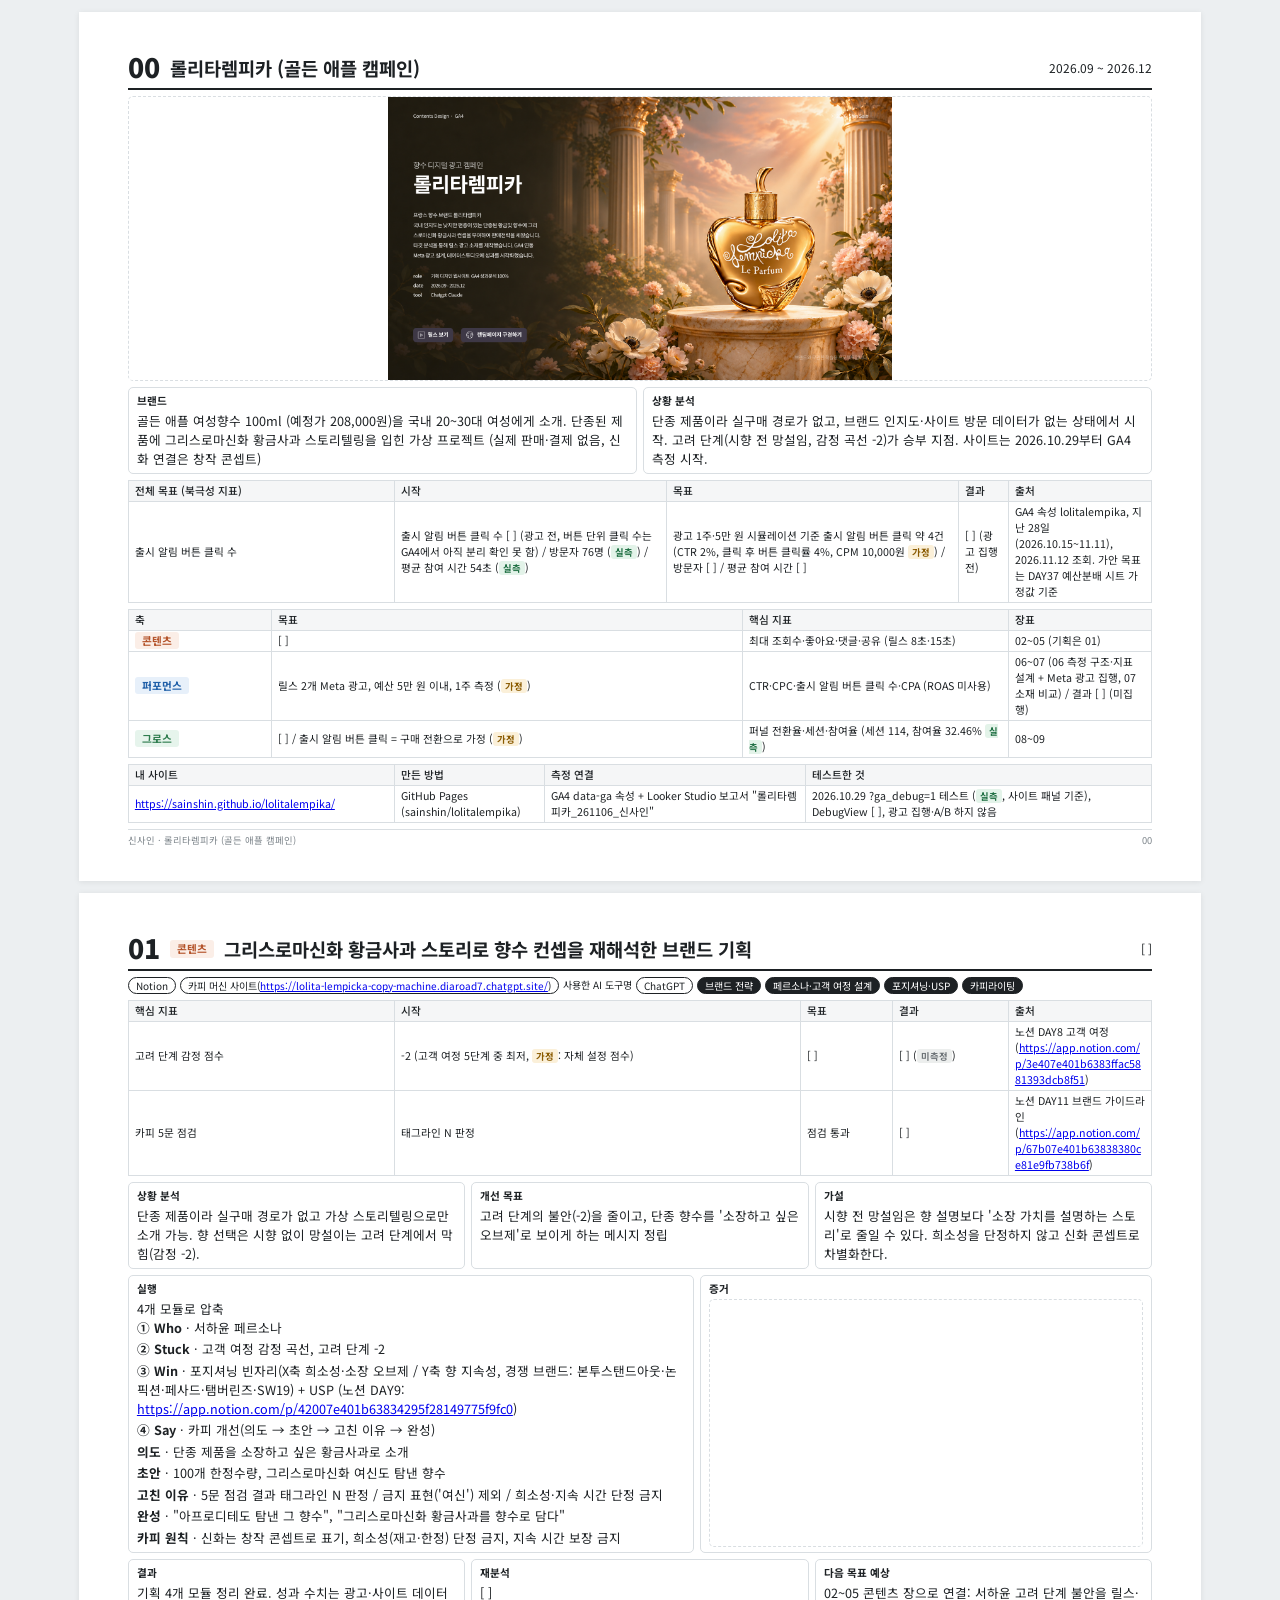
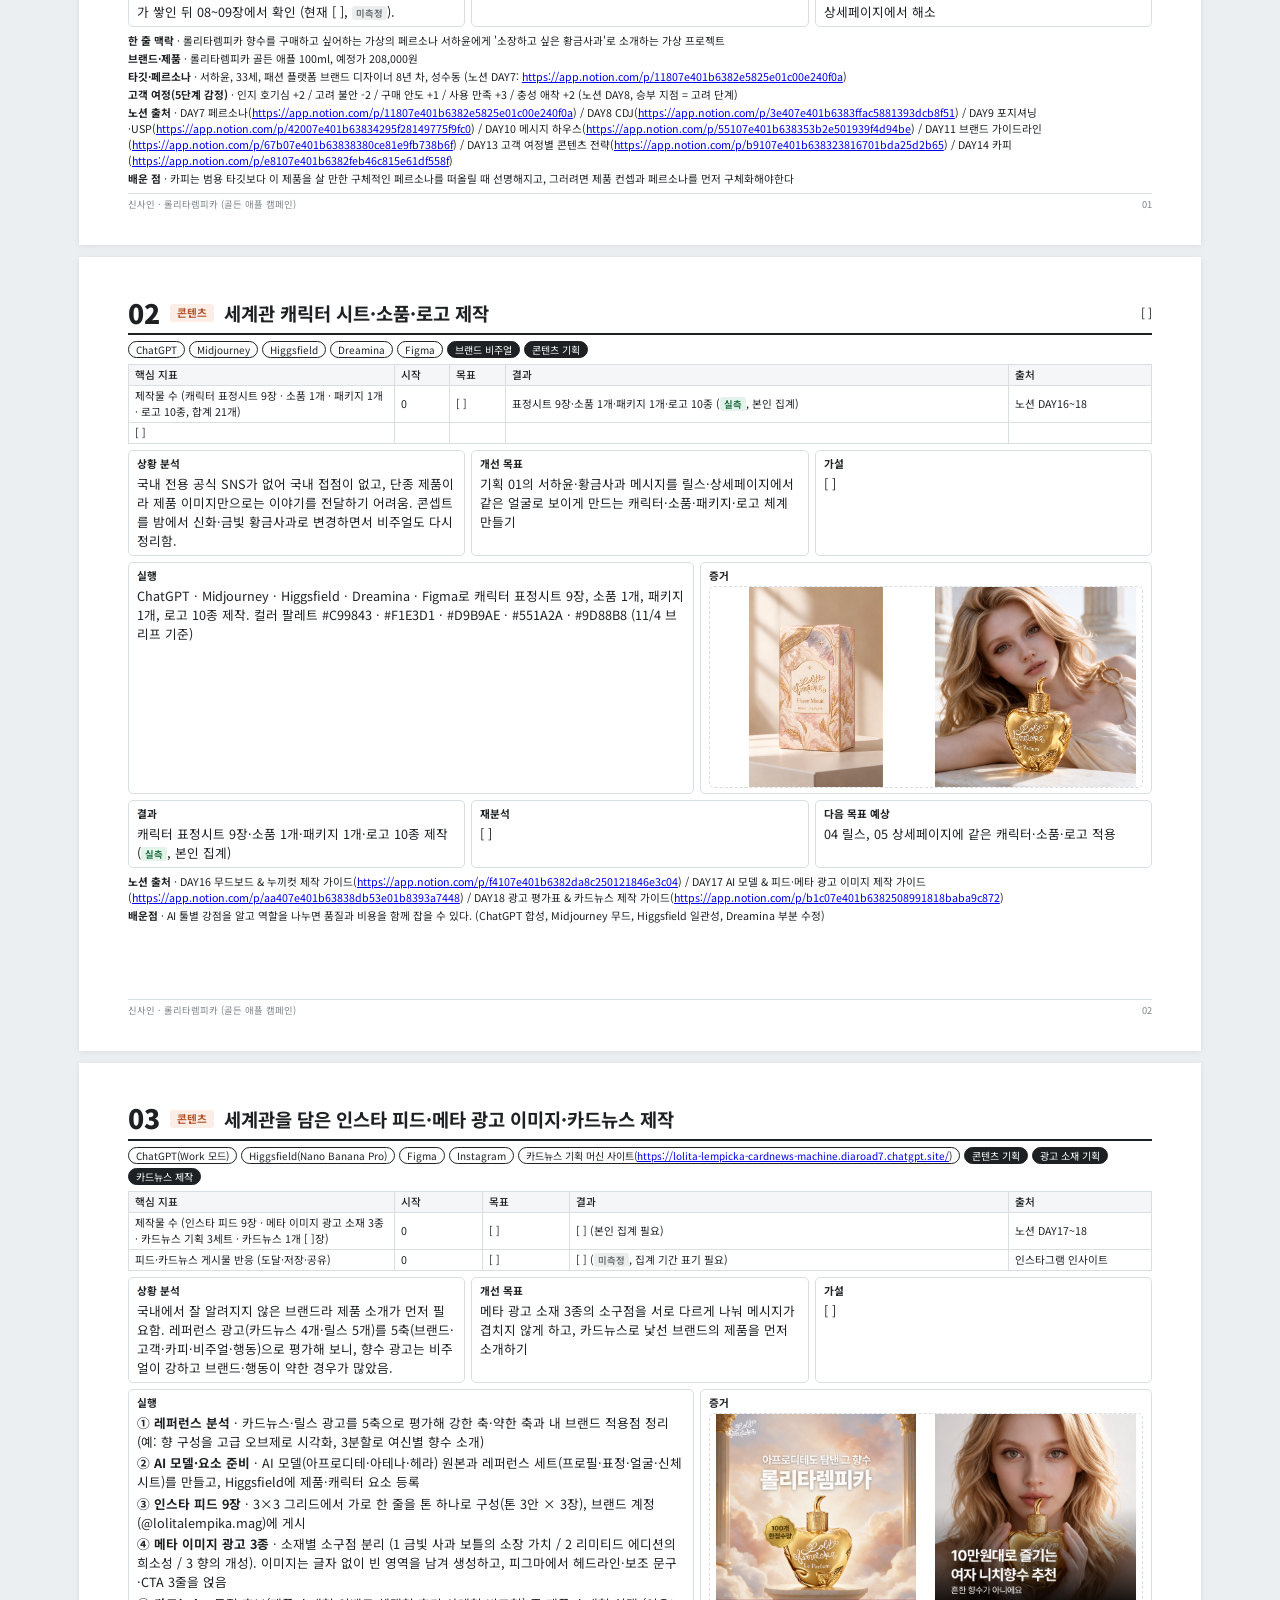
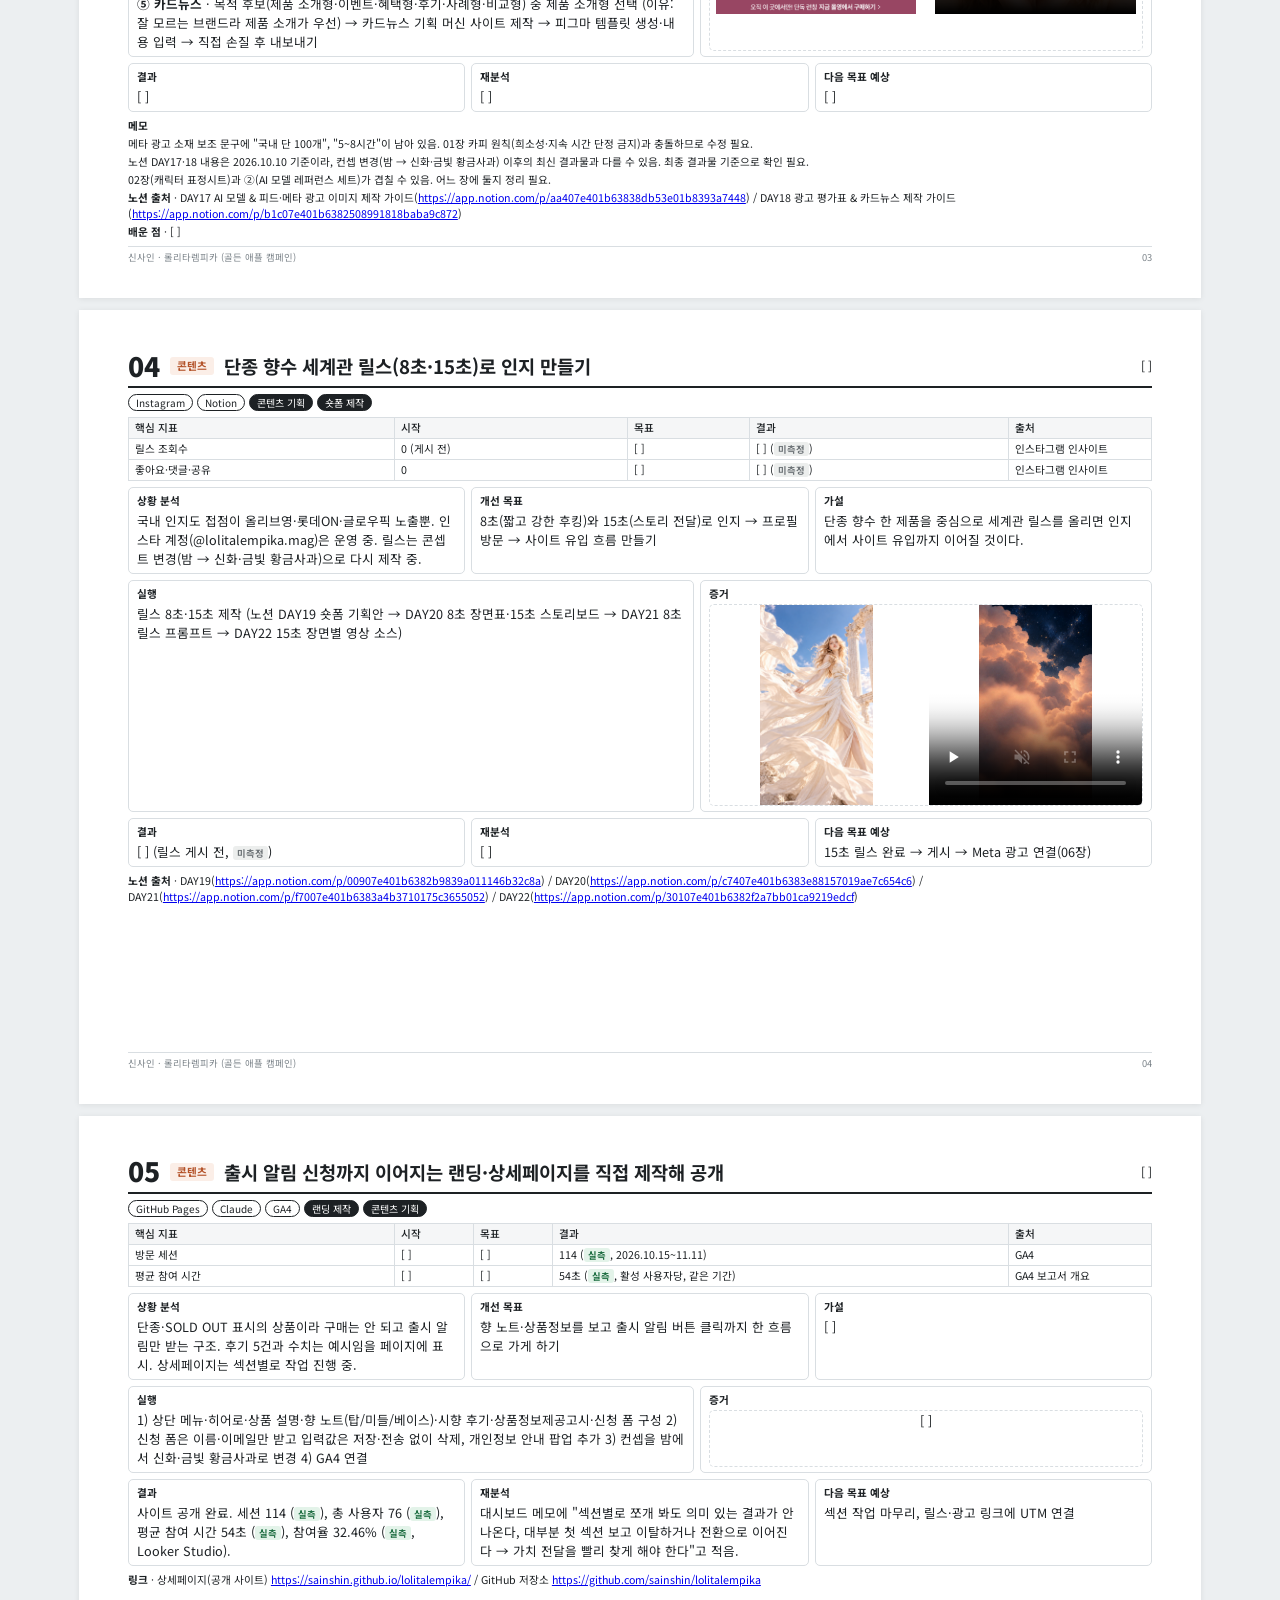
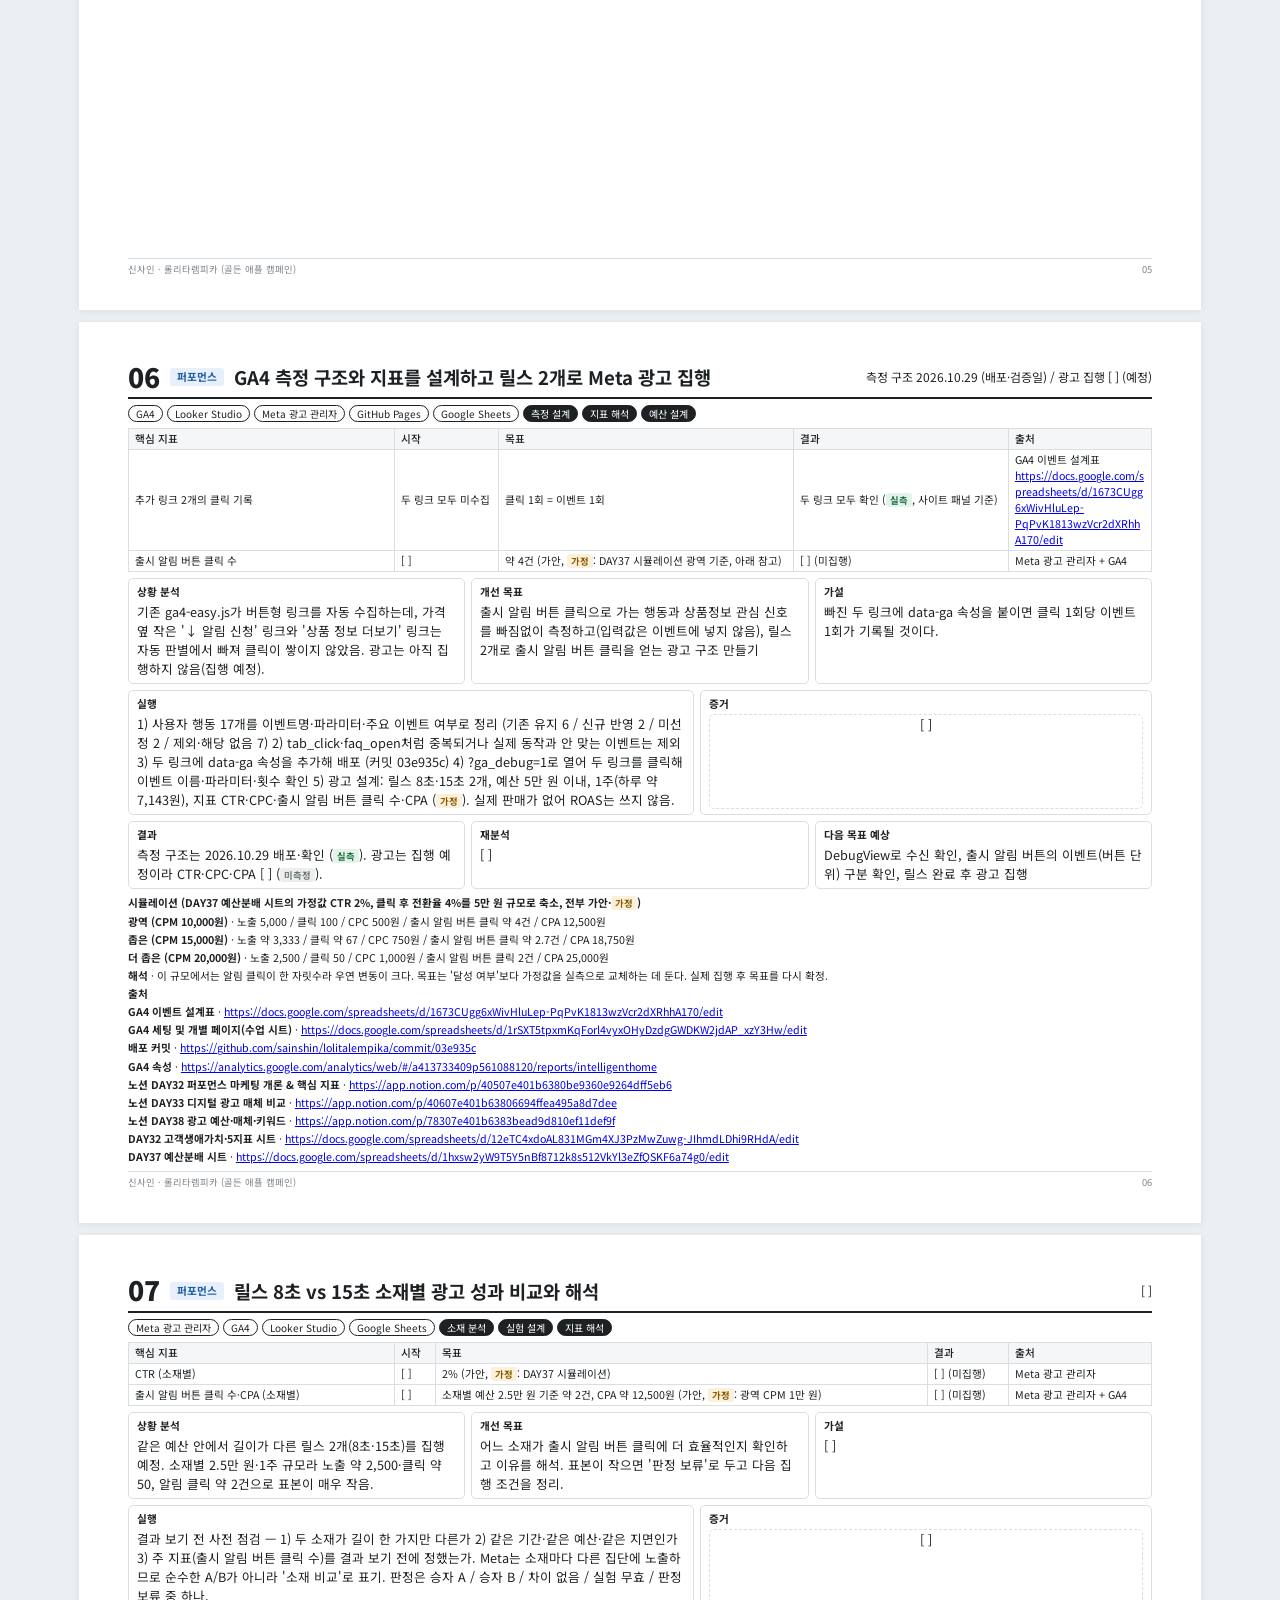
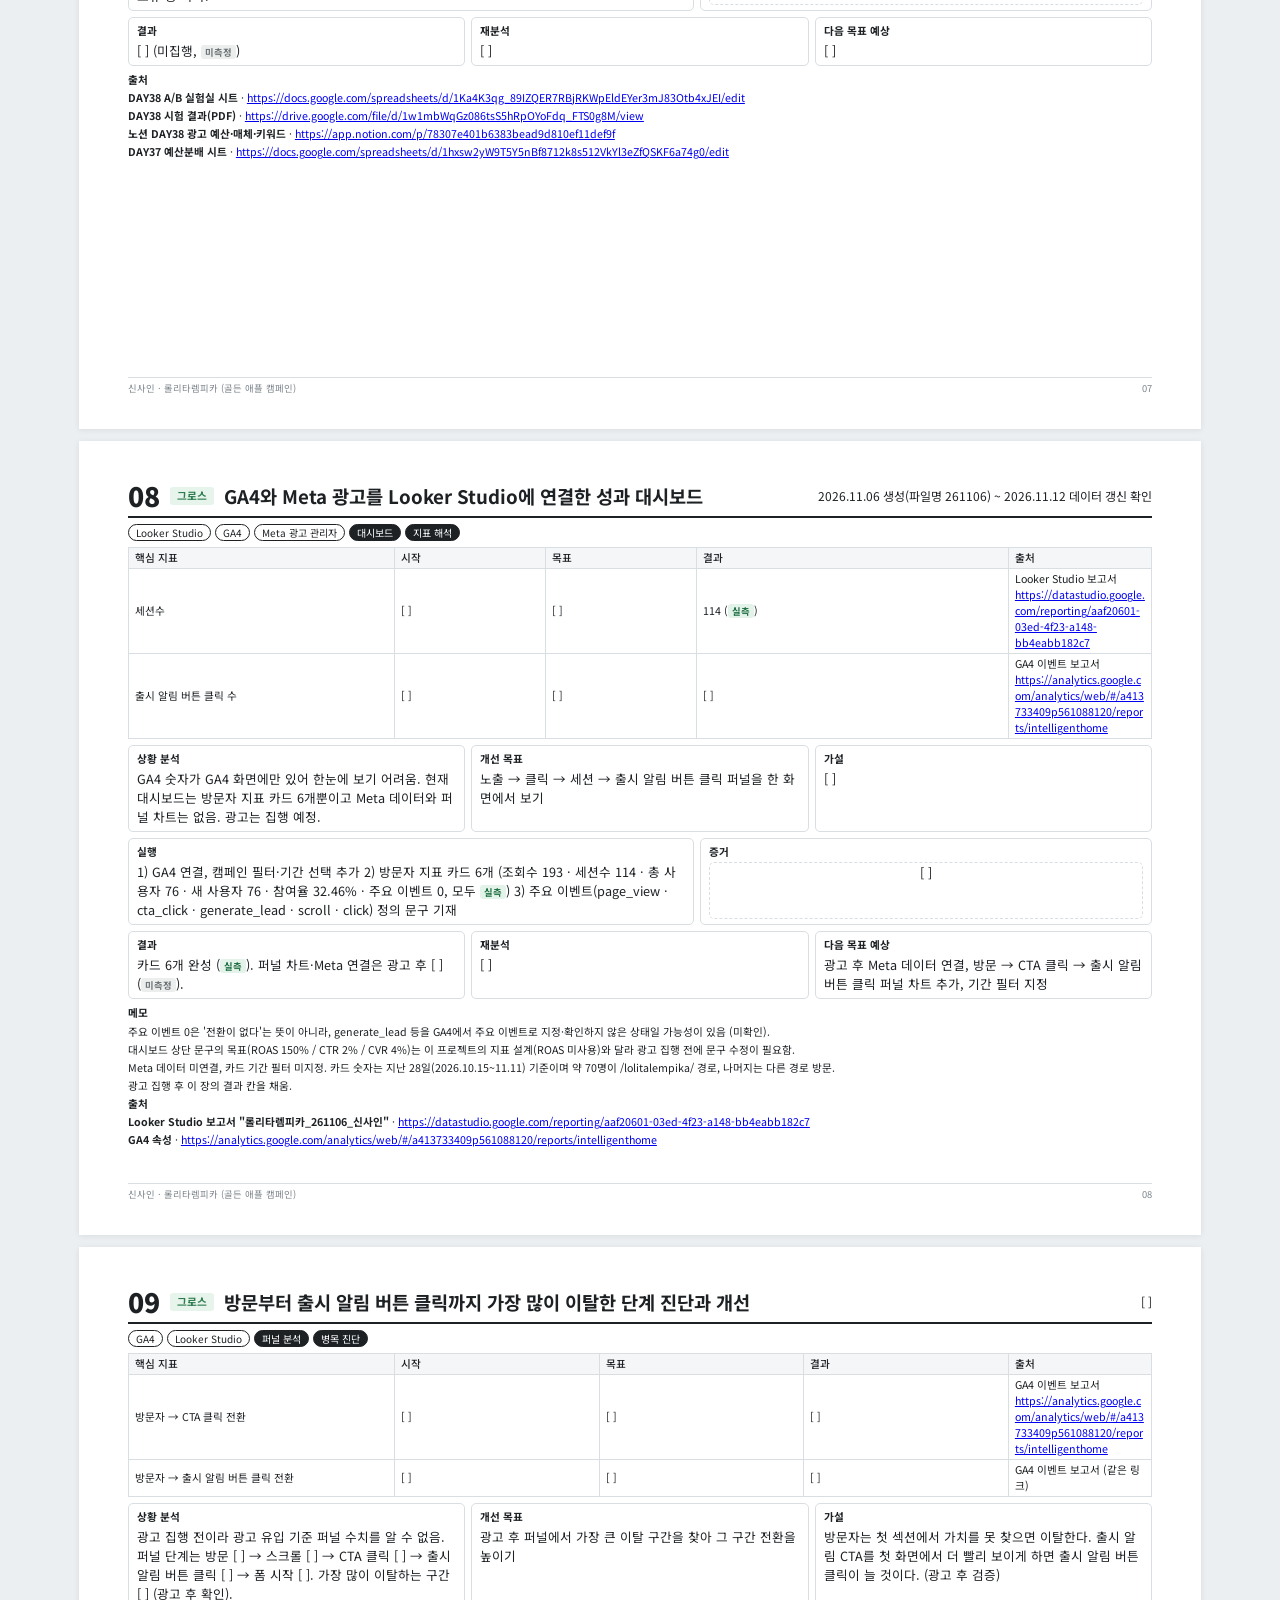
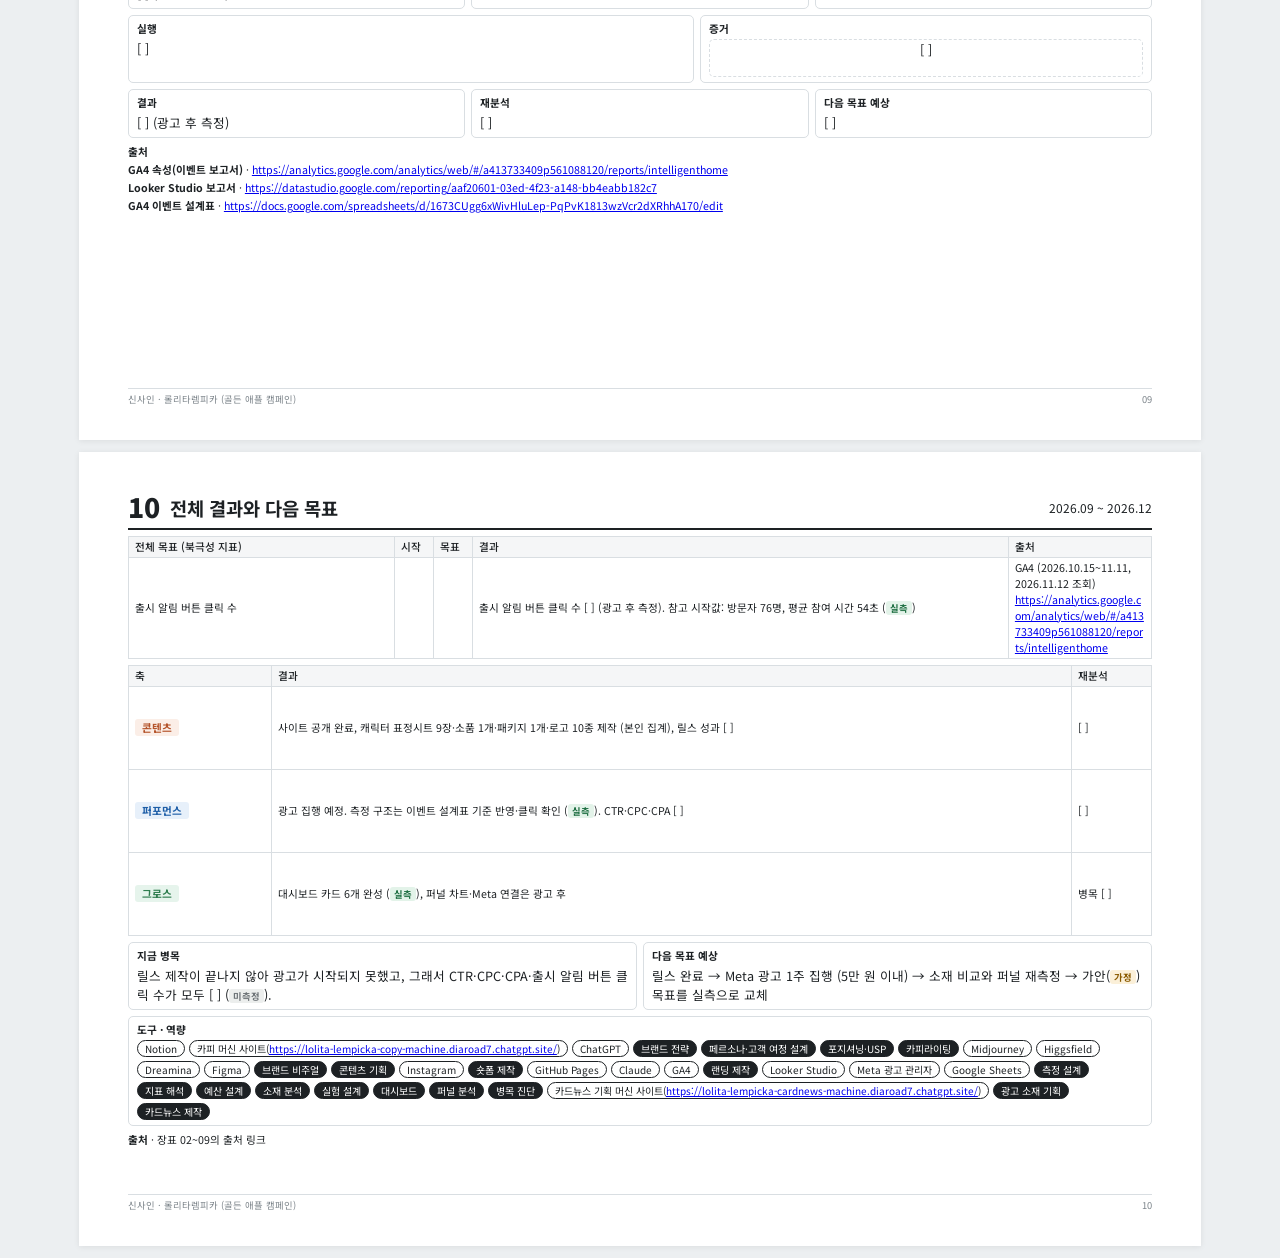
<file: portfolio/index.html>
<!doctype html>
<html lang="ko"><head><meta charset="utf-8"><meta name="viewport" content="width=device-width, initial-scale=1">
<meta name="robots" content="noindex, nofollow">
<title>신사인 포트폴리오</title>
<link href="https://fonts.googleapis.com/css2?family=Noto+Sans+KR:wght@400;500;700;900&display=swap" rel="stylesheet">
<style>
:root{--ink:#1d2124;--muted:#7b8389;--line:#d9dee2;--paper:#fff;--bg:#eceff1;
--c:#b4532a;--c-bg:#fbeee7;--p:#1f5fa8;--p-bg:#e7f0fa;--g:#2f7d4f;--g-bg:#e6f4ec;
--real:#1f6f43;--real-bg:#e3f3e9;--assume:#8a5a00;--assume-bg:#fbf0d9;--none:#6d7377;--none-bg:#eceeed}
@media (prefers-color-scheme: dark){:root:not([data-theme="light"]){--bg:#15181a}}
:root[data-theme="dark"]{--bg:#15181a}
*{box-sizing:border-box}html,body{margin:0}
body{background:var(--bg);color:var(--ink);font-family:"Noto Sans KR",system-ui,sans-serif;font-size:9.5pt;line-height:1.5;-webkit-print-color-adjust:exact;print-color-adjust:exact}
@page{size:A4 landscape;margin:0}
.page{width:297mm;height:210mm;margin:12px auto;background:var(--paper);padding:11mm 13mm 9mm;display:flex;flex-direction:column;gap:6px;overflow:hidden;box-shadow:0 1px 6px rgba(0,0,0,.08)}
@media print{body{background:#fff}.page{margin:0;box-shadow:none;break-after:page}}
@media screen and (max-width:900px){.page{width:auto;height:auto;margin:8px 0;padding:20px 16px}.row3,.row2,.top2{grid-template-columns:1fr !important}}
.hd{display:flex;align-items:center;gap:10px;border-bottom:2px solid var(--ink);padding-bottom:6px}
.no{font-weight:900;font-size:20pt;line-height:1}
.ax{font-size:8pt;font-weight:700;border-radius:3px;padding:1px 7px;white-space:nowrap}
.ax.c{color:var(--c);background:var(--c-bg)}.ax.p{color:var(--p);background:var(--p-bg)}.ax.g{color:var(--g);background:var(--g-bg)}
.ttl{font-size:14pt;font-weight:700;flex:1}
.period{font-size:9pt;white-space:nowrap}
.badges{display:flex;flex-wrap:wrap;gap:4px;font-size:7.5pt}
.b{border:1px solid var(--ink);border-radius:10px;padding:0 7px;white-space:nowrap}
.b.skill{background:var(--ink);color:#fff}
.box{border:1px solid var(--line);border-radius:5px;padding:5px 8px;display:flex;flex-direction:column}
.box>b{font-size:8pt;margin-bottom:2px}
.box>div{flex:1}
.row3{display:grid;grid-template-columns:1fr 1fr 1fr;gap:6px}
.row2{display:grid;grid-template-columns:1.25fr 1fr;gap:6px}
.top2{display:grid;grid-template-columns:1fr 1fr;gap:6px}
.s1{height:40mm}.s2{height:56mm}.s3{height:42mm}.s4{height:66mm}.s5{height:52mm}
.tall td{height:11mm}
table{width:100%;border-collapse:collapse;font-size:8pt}
th,td{border:1px solid var(--line);padding:2px 6px;text-align:left;height:5.4mm}
th{background:#f5f6f7;font-weight:500}
.shot{border:1px dashed var(--line);border-radius:5px;flex:1;overflow:hidden}
.shot img{width:100%;height:100%;object-fit:contain}
.tag{font-size:7pt;font-weight:700;border-radius:3px;padding:0 4px}
.tag.real{color:var(--real);background:var(--real-bg)}.tag.assume{color:var(--assume);background:var(--assume-bg)}.tag.none{color:var(--none);background:var(--none-bg)}
.ft{margin-top:auto;display:flex;justify-content:space-between;font-size:7pt;color:var(--muted);border-top:1px solid var(--line);padding-top:3px}

/* Populated slides can grow so text and evidence stay visible. */
.page { height: auto; min-height: 210mm; overflow: visible; }
.page .s1, .page .s2, .page .s3, .page .s4, .page .s5 { height: auto; }
.page .box { min-width: 0; }
.page td, .page .detail, .page .b { overflow-wrap: anywhere; }
.page .b { white-space: normal; }
.page .tall td { height: auto; }
.detail + .detail { margin-top: .2em; }
.notes { font-size: 8pt; }
.media { display: flex; align-items: flex-start; justify-content: center; gap: 6px; min-height: 10mm; }
.media > * { flex: 1 1 0; min-width: 0; max-width: 100%; }
.media img, .media video { width: 100%; height: auto; max-height: 53mm; object-fit: contain; }
.media.cover img { max-height: 75mm; }
@media screen and (max-width: 900px) { .page { min-height: 0; } }
@media screen and (max-width: 540px) { .media { flex-direction: column; } .media > * { flex: auto; } .media img, .media video { max-height: none; } }
.media .print-poster { display: none; }
@media print {
  .page { min-height: 0; padding: 6mm 10mm; gap: 5px; font-size: 8.5pt; line-height: 1.35; }
  .page .notes { font-size: 7pt; line-height: 1.25; }
  .media.cover img { max-height: 60mm; }
  .media video { display: none; }
  .media .print-poster { display: block; }
  .page .row2, .page .row3, .page .top2, .page tr, .page .detail { break-inside: avoid; }
  .page:last-of-type { break-after: auto; }
}
</style></head><body>
<section class="page" id="section-00" aria-labelledby="title-00">
<div class="hd"><span class="no">00</span><span class="ttl" id="title-00" role="heading" aria-level="1">롤리타렘피카 (골든 애플 캠페인)</span><span class="period">2026.09 ~ 2026.12</span></div>
<div class="shot media cover"><img src="cover.png" alt="롤리타렘피카 향수 디지털 광고 캠페인 표지" width="1600" height="900"></div>
<div class="top2">
 <div class="box s4"><b>브랜드</b><div>골든 애플 여성향수 100ml (예정가 208,000원)을 국내 20~30대 여성에게 소개. 단종된 제품에 그리스로마신화 황금사과 스토리텔링을 입힌 가상 프로젝트 (실제 판매·결제 없음, 신화 연결은 창작 콘셉트)</div></div>
 <div class="box s4"><b>상황 분석</b><div>단종 제품이라 실구매 경로가 없고, 브랜드 인지도·사이트 방문 데이터가 없는 상태에서 시작. 고려 단계(시향 전 망설임, 감정 곡선 -2)가 승부 지점. 사이트는 2026.10.29부터 GA4 측정 시작.</div></div>
</div>
<table><tr><th style="width:26%">전체 목표 (북극성 지표)</th><th>시작</th><th>목표</th><th>결과</th><th style="width:14%">출처</th></tr><tr><td>출시 알림 버튼 클릭 수</td><td>출시 알림 버튼 클릭 수 [ ] (광고 전, 버튼 단위 클릭 수는 GA4에서 아직 분리 확인 못 함) / 방문자 76명 (<span class="tag real">실측</span>) / 평균 참여 시간 54초 (<span class="tag real">실측</span>)</td><td>광고 1주·5만 원 시뮬레이션 기준 출시 알림 버튼 클릭 약 4건 (CTR 2%, 클릭 후 버튼 클릭률 4%, CPM 10,000원 <span class="tag assume">가정</span>) / 방문자 [ ] / 평균 참여 시간 [ ]</td><td>[ ] (광고 집행 전)</td><td>GA4 속성 lolitalempika, 지난 28일(2026.10.15~11.11), 2026.11.12 조회. 가안 목표는 DAY37 예산분배 시트 가정값 기준</td></tr></table>
<table class="tall"><tr><th style="width:14%">축</th><th>목표</th><th style="width:26%">핵심 지표</th><th style="width:14%">장표</th></tr>
<tr><td><span class="ax c">콘텐츠</span></td><td>[ ]</td><td>최대 조회수·좋아요·댓글·공유 (릴스 8초·15초)</td><td>02~05 (기획은 01)</td></tr>
<tr><td><span class="ax p">퍼포먼스</span></td><td>릴스 2개 Meta 광고, 예산 5만 원 이내, 1주 측정 (<span class="tag assume">가정</span>)</td><td>CTR·CPC·출시 알림 버튼 클릭 수·CPA (ROAS 미사용)</td><td>06~07 (06 측정 구조·지표 설계 + Meta 광고 집행, 07 소재 비교) / 결과 [ ] (미집행)</td></tr>
<tr><td><span class="ax g">그로스</span></td><td>[ ] / 출시 알림 버튼 클릭 = 구매 전환으로 가정 (<span class="tag assume">가정</span>)</td><td>퍼널 전환율·세션·참여율 (세션 114, 참여율 32.46% <span class="tag real">실측</span>)</td><td>08~09</td></tr></table>
<table class="tall"><tr><th style="width:26%">내 사이트</th><th>만든 방법</th><th>측정 연결</th><th>테스트한 것</th></tr><tr><td><a href="https://sainshin.github.io/lolitalempika/">https://sainshin.github.io/lolitalempika/</a></td><td>GitHub Pages (sainshin/lolitalempika)</td><td>GA4 data-ga 속성 + Looker Studio 보고서 &quot;롤리타렘피카_261106_신사인&quot;</td><td>2026.10.29 ?ga_debug=1 테스트 (<span class="tag real">실측</span>, 사이트 패널 기준), DebugView [ ], 광고 집행·A/B 하지 않음</td></tr></table>
<div class="ft"><span>신사인 · 롤리타렘피카 (골든 애플 캠페인)</span><span>00</span></div></section>
<section class="page" id="section-01" aria-labelledby="title-01">
<div class="hd"><span class="no">01</span><span class="ax c">콘텐츠</span><span class="ttl" id="title-01" role="heading" aria-level="2">그리스로마신화 황금사과 스토리로 향수 컨셉을 재해석한 브랜드 기획</span><span class="period">[ ]</span></div>
<div class="badges"><span class="b">Notion</span> <span class="b">카피 머신 사이트(<a href="https://lolita-lempicka-copy-machine.diaroad7.chatgpt.site/">https://lolita-lempicka-copy-machine.diaroad7.chatgpt.site/</a>)</span> 사용한 AI 도구명 <span class="b">ChatGPT</span> <span class="b skill">브랜드 전략</span> <span class="b skill">페르소나·고객 여정 설계</span> <span class="b skill">포지셔닝·USP</span> <span class="b skill">카피라이팅</span></div>
<table><tr><th style="width:26%">핵심 지표</th><th>시작</th><th>목표</th><th>결과</th><th style="width:14%">출처</th></tr><tr><td>고려 단계 감정 점수</td><td>-2 (고객 여정 5단계 중 최저, <span class="tag assume">가정</span>: 자체 설정 점수)</td><td>[ ]</td><td>[ ] (<span class="tag none">미측정</span>)</td><td>노션 DAY8 고객 여정 (<a href="https://app.notion.com/p/3e407e401b6383ffac5881393dcb8f51">https://app.notion.com/p/3e407e401b6383ffac5881393dcb8f51</a>)</td></tr><tr><td>카피 5문 점검</td><td>태그라인 N 판정</td><td>점검 통과</td><td>[ ]</td><td>노션 DAY11 브랜드 가이드라인 (<a href="https://app.notion.com/p/67b07e401b63838380ce81e9fb738b6f">https://app.notion.com/p/67b07e401b63838380ce81e9fb738b6f</a>)</td></tr></table>
<div class="row3">
 <div class="box s1"><b>상황 분석</b><div>단종 제품이라 실구매 경로가 없고 가상 스토리텔링으로만 소개 가능. 향 선택은 시향 없이 망설이는 고려 단계에서 막힘(감정 -2).</div></div>
 <div class="box s1"><b>개선 목표</b><div>고려 단계의 불안(-2)을 줄이고, 단종 향수를 '소장하고 싶은 오브제'로 보이게 하는 메시지 정립</div></div>
 <div class="box s1"><b>가설</b><div>시향 전 망설임은 향 설명보다 '소장 가치를 설명하는 스토리'로 줄일 수 있다. 희소성을 단정하지 않고 신화 콘셉트로 차별화한다.</div></div>
</div>
<div class="row2">
 <div class="box s2"><b>실행</b><div>4개 모듈로 압축<div class="detail"><strong>① Who</strong> · 서하윤 페르소나</div>
<div class="detail"><strong>② Stuck</strong> · 고객 여정 감정 곡선, 고려 단계 -2</div>
<div class="detail"><strong>③ Win</strong> · 포지셔닝 빈자리(X축 희소성·소장 오브제 / Y축 향 지속성, 경쟁 브랜드: 본투스탠드아웃·논픽션·페사드·탬버린즈·SW19) + USP (노션 DAY9: <a href="https://app.notion.com/p/42007e401b63834295f28149775f9fc0">https://app.notion.com/p/42007e401b63834295f28149775f9fc0</a>)</div>
<div class="detail"><strong>④ Say</strong> · 카피 개선(의도 → 초안 → 고친 이유 → 완성)</div>
<div class="detail"><strong>의도</strong> · 단종 제품을 소장하고 싶은 황금사과로 소개</div>
<div class="detail"><strong>초안</strong> · 100개 한정수량, 그리스로마신화 여신도 탐낸 향수</div>
<div class="detail"><strong>고친 이유</strong> · 5문 점검 결과 태그라인 N 판정 / 금지 표현('여신') 제외 / 희소성·지속 시간 단정 금지</div>
<div class="detail"><strong>완성</strong> · &quot;아프로디테도 탐낸 그 향수&quot;, &quot;그리스로마신화 황금사과를 향수로 담다&quot;</div>
<div class="detail"><strong>카피 원칙</strong> · 신화는 창작 콘셉트로 표기, 희소성(재고·한정) 단정 금지, 지속 시간 보장 금지</div></div></div>
 <div class="box s2"><b>증거</b><div class="shot media"></div></div>
</div>
<div class="row3">
 <div class="box s3"><b>결과</b><div>기획 4개 모듈 정리 완료. 성과 수치는 광고·사이트 데이터가 쌓인 뒤 08~09장에서 확인 (현재 [ ], <span class="tag none">미측정</span>).</div></div>
 <div class="box s3"><b>재분석</b><div>[ ]</div></div>
 <div class="box s3"><b>다음 목표 예상</b><div>02~05 콘텐츠 장으로 연결: 서하윤 고려 단계 불안을 릴스·상세페이지에서 해소</div></div>
</div>
<div class="notes"><div class="detail"><strong>한 줄 맥락</strong> · 롤리타렘피카 향수를 구매하고 싶어하는 가상의 페르소나 서하윤에게 '소장하고 싶은 황금사과'로 소개하는 가상 프로젝트</div>
<div class="detail"><strong>브랜드·제품</strong> · 롤리타렘피카 골든 애플 100ml, 예정가 208,000원</div>
<div class="detail"><strong>타깃·페르소나</strong> · 서하윤, 33세, 패션 플랫폼 브랜드 디자이너 8년 차, 성수동 (노션 DAY7: <a href="https://app.notion.com/p/11807e401b6382e5825e01c00e240f0a">https://app.notion.com/p/11807e401b6382e5825e01c00e240f0a</a>)</div>
<div class="detail"><strong>고객 여정(5단계 감정)</strong> · 인지 호기심 +2 / 고려 불안 -2 / 구매 안도 +1 / 사용 만족 +3 / 충성 애착 +2 (노션 DAY8, 승부 지점 = 고려 단계)</div>
<div class="detail"><strong>노션 출처</strong> · DAY7 페르소나(<a href="https://app.notion.com/p/11807e401b6382e5825e01c00e240f0a">https://app.notion.com/p/11807e401b6382e5825e01c00e240f0a</a>) / DAY8 CDJ(<a href="https://app.notion.com/p/3e407e401b6383ffac5881393dcb8f51">https://app.notion.com/p/3e407e401b6383ffac5881393dcb8f51</a>) / DAY9 포지셔닝·USP(<a href="https://app.notion.com/p/42007e401b63834295f28149775f9fc0">https://app.notion.com/p/42007e401b63834295f28149775f9fc0</a>) / DAY10 메시지 하우스(<a href="https://app.notion.com/p/55107e401b638353b2e501939f4d94be">https://app.notion.com/p/55107e401b638353b2e501939f4d94be</a>) / DAY11 브랜드 가이드라인(<a href="https://app.notion.com/p/67b07e401b63838380ce81e9fb738b6f">https://app.notion.com/p/67b07e401b63838380ce81e9fb738b6f</a>) / DAY13 고객 여정별 콘텐츠 전략(<a href="https://app.notion.com/p/b9107e401b638323816701bda25d2b65">https://app.notion.com/p/b9107e401b638323816701bda25d2b65</a>) / DAY14 카피(<a href="https://app.notion.com/p/e8107e401b6382feb46c815e61df558f">https://app.notion.com/p/e8107e401b6382feb46c815e61df558f</a>)</div>
<div class="detail"><strong>배운 점</strong> · 카피는 범용 타깃보다 이 제품을 살 만한 구체적인 페르소나를 떠올릴 때 선명해지고, 그러려면 제품 컨셉과 페르소나를 먼저 구체화해야한다</div></div>
<div class="ft"><span>신사인 · 롤리타렘피카 (골든 애플 캠페인)</span><span>01</span></div></section>
<section class="page" id="section-02" aria-labelledby="title-02">
<div class="hd"><span class="no">02</span><span class="ax c">콘텐츠</span><span class="ttl" id="title-02" role="heading" aria-level="2">세계관 캐릭터 시트·소품·로고 제작</span><span class="period">[ ]</span></div>
<div class="badges"><span class="b">ChatGPT</span> <span class="b">Midjourney</span> <span class="b">Higgsfield</span> <span class="b">Dreamina</span> <span class="b">Figma</span> <span class="b skill">브랜드 비주얼</span> <span class="b skill">콘텐츠 기획</span></div>
<table><tr><th style="width:26%">핵심 지표</th><th>시작</th><th>목표</th><th>결과</th><th style="width:14%">출처</th></tr><tr><td>제작물 수 (캐릭터 표정시트 9장 · 소품 1개 · 패키지 1개 · 로고 10종, 합계 21개)</td><td>0</td><td>[ ]</td><td>표정시트 9장·소품 1개·패키지 1개·로고 10종 (<span class="tag real">실측</span>, 본인 집계)</td><td>노션 DAY16~18</td></tr><tr><td>[ ]</td><td></td><td></td><td></td><td></td></tr></table>
<div class="row3">
 <div class="box s1"><b>상황 분석</b><div>국내 전용 공식 SNS가 없어 국내 접점이 없고, 단종 제품이라 제품 이미지만으로는 이야기를 전달하기 어려움. 콘셉트를 밤에서 신화·금빛 황금사과로 변경하면서 비주얼도 다시 정리함.</div></div>
 <div class="box s1"><b>개선 목표</b><div>기획 01의 서하윤·황금사과 메시지를 릴스·상세페이지에서 같은 얼굴로 보이게 만드는 캐릭터·소품·패키지·로고 체계 만들기</div></div>
 <div class="box s1"><b>가설</b><div>[ ]</div></div>
</div>
<div class="row2">
 <div class="box s2"><b>실행</b><div>ChatGPT · Midjourney · Higgsfield · Dreamina · Figma로 캐릭터 표정시트 9장, 소품 1개, 패키지 1개, 로고 10종 제작. 컬러 팔레트 #C99843 · #F1E3D1 · #D9B9AE · #551A2A · #9D88B8 (11/4 브리프 기준)</div></div>
 <div class="box s2"><b>증거</b><div class="shot media"><img src="reels-packaging.png" alt="롤리타렘피카 향수 패키지" width="1024" height="1536">
<img src="reels-model.png" alt="모델과 롤리타렘피카 골든 애플 향수" width="1254" height="1254"></div></div>
</div>
<div class="row3">
 <div class="box s3"><b>결과</b><div>캐릭터 표정시트 9장·소품 1개·패키지 1개·로고 10종 제작 (<span class="tag real">실측</span>, 본인 집계)</div></div>
 <div class="box s3"><b>재분석</b><div>[ ]</div></div>
 <div class="box s3"><b>다음 목표 예상</b><div>04 릴스, 05 상세페이지에 같은 캐릭터·소품·로고 적용</div></div>
</div>
<div class="notes"><div class="detail"><strong>노션 출처</strong> · DAY16 무드보드 &amp; 누끼컷 제작 가이드(<a href="https://app.notion.com/p/f4107e401b6382da8c250121846e3c04">https://app.notion.com/p/f4107e401b6382da8c250121846e3c04</a>) / DAY17 AI 모델 &amp; 피드·메타 광고 이미지 제작 가이드(<a href="https://app.notion.com/p/aa407e401b63838db53e01b8393a7448">https://app.notion.com/p/aa407e401b63838db53e01b8393a7448</a>) / DAY18 광고 평가표 &amp; 카드뉴스 제작 가이드(<a href="https://app.notion.com/p/b1c07e401b6382508991818baba9c872">https://app.notion.com/p/b1c07e401b6382508991818baba9c872</a>)</div>
<div class="detail"><strong>배운점</strong> · AI 툴별 강점을 알고 역할을 나누면 품질과 비용을 함께 잡을 수 있다. (ChatGPT 합성, Midjourney 무드, Higgsfield 일관성, Dreamina 부분 수정)</div></div>
<div class="ft"><span>신사인 · 롤리타렘피카 (골든 애플 캠페인)</span><span>02</span></div></section>
<section class="page" id="section-03" aria-labelledby="title-03">
<div class="hd"><span class="no">03</span><span class="ax c">콘텐츠</span><span class="ttl" id="title-03" role="heading" aria-level="2">세계관을 담은 인스타 피드·메타 광고 이미지·카드뉴스 제작</span><span class="period"></span></div>
<div class="badges"><span class="b">ChatGPT(Work 모드)</span> <span class="b">Higgsfield(Nano Banana Pro)</span> <span class="b">Figma</span> <span class="b">Instagram</span> <span class="b">카드뉴스 기획 머신 사이트(<a href="https://lolita-lempicka-cardnews-machine.diaroad7.chatgpt.site/">https://lolita-lempicka-cardnews-machine.diaroad7.chatgpt.site/</a>)</span> <span class="b skill">콘텐츠 기획</span> <span class="b skill">광고 소재 기획</span> <span class="b skill">카드뉴스 제작</span></div>
<table><tr><th style="width:26%">핵심 지표</th><th>시작</th><th>목표</th><th>결과</th><th style="width:14%">출처</th></tr><tr><td>제작물 수 (인스타 피드 9장 · 메타 이미지 광고 소재 3종 · 카드뉴스 기획 3세트 · 카드뉴스 1개 [ ]장)</td><td>0</td><td>[ ]</td><td>[ ] (본인 집계 필요)</td><td>노션 DAY17~18</td></tr><tr><td>피드·카드뉴스 게시물 반응 (도달·저장·공유)</td><td>0</td><td>[ ]</td><td>[ ] (<span class="tag none">미측정</span>, 집계 기간 표기 필요)</td><td>인스타그램 인사이트</td></tr></table>
<div class="row3">
 <div class="box s1"><b>상황 분석</b><div>국내에서 잘 알려지지 않은 브랜드라 제품 소개가 먼저 필요함. 레퍼런스 광고(카드뉴스 4개·릴스 5개)를 5축(브랜드·고객·카피·비주얼·행동)으로 평가해 보니, 향수 광고는 비주얼이 강하고 브랜드·행동이 약한 경우가 많았음.</div></div>
 <div class="box s1"><b>개선 목표</b><div>메타 광고 소재 3종의 소구점을 서로 다르게 나눠 메시지가 겹치지 않게 하고, 카드뉴스로 낯선 브랜드의 제품을 먼저 소개하기</div></div>
 <div class="box s1"><b>가설</b><div>[ ]</div></div>
</div>
<div class="row2">
 <div class="box s2"><b>실행</b><div><div class="detail"><strong>① 레퍼런스 분석</strong> · 카드뉴스·릴스 광고를 5축으로 평가해 강한 축·약한 축과 내 브랜드 적용점 정리 (예: 향 구성을 고급 오브제로 시각화, 3분할로 여신별 향수 소개)</div>
<div class="detail"><strong>② AI 모델·요소 준비</strong> · AI 모델(아프로디테·아테나·헤라) 원본과 레퍼런스 세트(프로필·표정·얼굴·신체 시트)를 만들고, Higgsfield에 제품·캐릭터 요소 등록</div>
<div class="detail"><strong>③ 인스타 피드 9장</strong> · 3×3 그리드에서 가로 한 줄을 톤 하나로 구성(톤 3안 × 3장), 브랜드 계정(@lolitalempika.mag)에 게시</div>
<div class="detail"><strong>④ 메타 이미지 광고 3종</strong> · 소재별 소구점 분리 (1 금빛 사과 보틀의 소장 가치 / 2 리미티드 에디션의 희소성 / 3 향의 개성). 이미지는 글자 없이 빈 영역을 남겨 생성하고, 피그마에서 헤드라인·보조 문구·CTA 3줄을 얹음</div>
<div class="detail"><strong>⑤ 카드뉴스</strong> · 목적 후보(제품 소개형·이벤트·혜택형·후기·사례형·비교형) 중 제품 소개형 선택 (이유: 잘 모르는 브랜드라 제품 소개가 우선) → 카드뉴스 기획 머신 사이트 제작 → 피그마 템플릿 생성·내용 입력 → 직접 손질 후 내보내기</div></div></div>
 <div class="box s2"><b>증거</b><div class="shot media"><img src="image-ad.png" alt="롤리타렘피카 이미지 광고" width="1080" height="1080">
<img src="card-news.png" alt="롤리타렘피카 카드뉴스 표지" width="1080" height="1080"></div></div>
</div>
<div class="row3">
 <div class="box s3"><b>결과</b><div>[ ]</div></div>
 <div class="box s3"><b>재분석</b><div>[ ]</div></div>
 <div class="box s3"><b>다음 목표 예상</b><div>[ ]</div></div>
</div>
<div class="notes"><div class="detail"><strong>메모</strong></div>
<div class="detail">메타 광고 소재 보조 문구에 &quot;국내 단 100개&quot;, &quot;5~8시간&quot;이 남아 있음. 01장 카피 원칙(희소성·지속 시간 단정 금지)과 충돌하므로 수정 필요.</div>
<div class="detail">노션 DAY17·18 내용은 2026.10.10 기준이라, 컨셉 변경(밤 → 신화·금빛 황금사과) 이후의 최신 결과물과 다를 수 있음. 최종 결과물 기준으로 확인 필요.</div>
<div class="detail">02장(캐릭터 표정시트)과 ②(AI 모델 레퍼런스 세트)가 겹칠 수 있음. 어느 장에 둘지 정리 필요.</div>
<div class="detail"><strong>노션 출처</strong> · DAY17 AI 모델 &amp; 피드·메타 광고 이미지 제작 가이드(<a href="https://app.notion.com/p/aa407e401b63838db53e01b8393a7448">https://app.notion.com/p/aa407e401b63838db53e01b8393a7448</a>) / DAY18 광고 평가표 &amp; 카드뉴스 제작 가이드(<a href="https://app.notion.com/p/b1c07e401b6382508991818baba9c872">https://app.notion.com/p/b1c07e401b6382508991818baba9c872</a>)</div>
<div class="detail"><strong>배운 점</strong> · [ ]</div></div>
<div class="ft"><span>신사인 · 롤리타렘피카 (골든 애플 캠페인)</span><span>03</span></div></section>
<section class="page" id="section-04" aria-labelledby="title-04">
<div class="hd"><span class="no">04</span><span class="ax c">콘텐츠</span><span class="ttl" id="title-04" role="heading" aria-level="2">단종 향수 세계관 릴스(8초·15초)로 인지 만들기</span><span class="period">[ ]</span></div>
<div class="badges"><span class="b">Instagram</span> <span class="b">Notion</span> <span class="b skill">콘텐츠 기획</span> <span class="b skill">숏폼 제작</span></div>
<table><tr><th style="width:26%">핵심 지표</th><th>시작</th><th>목표</th><th>결과</th><th style="width:14%">출처</th></tr><tr><td>릴스 조회수</td><td>0 (게시 전)</td><td>[ ]</td><td>[ ] (<span class="tag none">미측정</span>)</td><td>인스타그램 인사이트</td></tr><tr><td>좋아요·댓글·공유</td><td>0</td><td>[ ]</td><td>[ ] (<span class="tag none">미측정</span>)</td><td>인스타그램 인사이트</td></tr></table>
<div class="row3">
 <div class="box s1"><b>상황 분석</b><div>국내 인지도 접점이 올리브영·롯데ON·글로우픽 노출뿐. 인스타 계정(@lolitalempika.mag)은 운영 중. 릴스는 콘셉트 변경(밤 → 신화·금빛 황금사과)으로 다시 제작 중.</div></div>
 <div class="box s1"><b>개선 목표</b><div>8초(짧고 강한 후킹)와 15초(스토리 전달)로 인지 → 프로필 방문 → 사이트 유입 흐름 만들기</div></div>
 <div class="box s1"><b>가설</b><div>단종 향수 한 제품을 중심으로 세계관 릴스를 올리면 인지에서 사이트 유입까지 이어질 것이다.</div></div>
</div>
<div class="row2">
 <div class="box s2"><b>실행</b><div>릴스 8초·15초 제작 (노션 DAY19 숏폼 기획안 → DAY20 8초 장면표·15초 스토리보드 → DAY21 8초 릴스 프롬프트 → DAY22 15초 장면별 영상 소스)</div></div>
 <div class="box s2"><b>증거</b><div class="shot media"><img src="reel-dress.png" alt="바람에 흩날리는 그리스 여신 드레스" width="941" height="1672">
<video id="reel-video" src="reel-8s.mp4" poster="reel-first-frame.png" preload="none" muted playsinline controls aria-label="롤리타렘피카 8초 릴스"></video>
<img class="print-poster" src="reel-first-frame.png" alt="8초 릴스 첫 장면">
</div></div>
</div>
<div class="row3">
 <div class="box s3"><b>결과</b><div>[ ] (릴스 게시 전, <span class="tag none">미측정</span>)</div></div>
 <div class="box s3"><b>재분석</b><div>[ ]</div></div>
 <div class="box s3"><b>다음 목표 예상</b><div>15초 릴스 완료 → 게시 → Meta 광고 연결(06장)</div></div>
</div>
<div class="notes"><div class="detail"><strong>노션 출처</strong> · DAY19(<a href="https://app.notion.com/p/00907e401b6382b9839a011146b32c8a">https://app.notion.com/p/00907e401b6382b9839a011146b32c8a</a>) / DAY20(<a href="https://app.notion.com/p/c7407e401b6383e88157019ae7c654c6">https://app.notion.com/p/c7407e401b6383e88157019ae7c654c6</a>) / DAY21(<a href="https://app.notion.com/p/f7007e401b6383a4b3710175c3655052">https://app.notion.com/p/f7007e401b6383a4b3710175c3655052</a>) / DAY22(<a href="https://app.notion.com/p/30107e401b6382f2a7bb01ca9219edcf">https://app.notion.com/p/30107e401b6382f2a7bb01ca9219edcf</a>)</div></div>
<div class="ft"><span>신사인 · 롤리타렘피카 (골든 애플 캠페인)</span><span>04</span></div></section>
<section class="page" id="section-05" aria-labelledby="title-05">
<div class="hd"><span class="no">05</span><span class="ax c">콘텐츠</span><span class="ttl" id="title-05" role="heading" aria-level="2">출시 알림 신청까지 이어지는 랜딩·상세페이지를 직접 제작해 공개</span><span class="period">[ ]</span></div>
<div class="badges"><span class="b">GitHub Pages</span> <span class="b">Claude</span> <span class="b">GA4</span> <span class="b skill">랜딩 제작</span> <span class="b skill">콘텐츠 기획</span></div>
<table><tr><th style="width:26%">핵심 지표</th><th>시작</th><th>목표</th><th>결과</th><th style="width:14%">출처</th></tr><tr><td>방문 세션</td><td>[ ]</td><td>[ ]</td><td>114 (<span class="tag real">실측</span>, 2026.10.15~11.11)</td><td>GA4</td></tr><tr><td>평균 참여 시간</td><td>[ ]</td><td>[ ]</td><td>54초 (<span class="tag real">실측</span>, 활성 사용자당, 같은 기간)</td><td>GA4 보고서 개요</td></tr></table>
<div class="row3">
 <div class="box s1"><b>상황 분석</b><div>단종·SOLD OUT 표시의 상품이라 구매는 안 되고 출시 알림만 받는 구조. 후기 5건과 수치는 예시임을 페이지에 표시. 상세페이지는 섹션별로 작업 진행 중.</div></div>
 <div class="box s1"><b>개선 목표</b><div>향 노트·상품정보를 보고 출시 알림 버튼 클릭까지 한 흐름으로 가게 하기</div></div>
 <div class="box s1"><b>가설</b><div>[ ]</div></div>
</div>
<div class="row2">
 <div class="box s2"><b>실행</b><div>1) 상단 메뉴·히어로·상품 설명·향 노트(탑/미들/베이스)·시향 후기·상품정보제공고시·신청 폼 구성 2) 신청 폼은 이름·이메일만 받고 입력값은 저장·전송 없이 삭제, 개인정보 안내 팝업 추가 3) 컨셉을 밤에서 신화·금빛 황금사과로 변경 4) GA4 연결</div></div>
 <div class="box s2"><b>증거</b><div class="shot media">[ ]</div></div>
</div>
<div class="row3">
 <div class="box s3"><b>결과</b><div>사이트 공개 완료. 세션 114 (<span class="tag real">실측</span>), 총 사용자 76 (<span class="tag real">실측</span>), 평균 참여 시간 54초 (<span class="tag real">실측</span>), 참여율 32.46% (<span class="tag real">실측</span>, Looker Studio).</div></div>
 <div class="box s3"><b>재분석</b><div>대시보드 메모에 &quot;섹션별로 쪼개 봐도 의미 있는 결과가 안 나온다, 대부분 첫 섹션 보고 이탈하거나 전환으로 이어진다 → 가치 전달을 빨리 찾게 해야 한다&quot;고 적음.</div></div>
 <div class="box s3"><b>다음 목표 예상</b><div>섹션 작업 마무리, 릴스·광고 링크에 UTM 연결</div></div>
</div>
<div class="notes"><div class="detail"><strong>링크</strong> · 상세페이지(공개 사이트) <a href="https://sainshin.github.io/lolitalempika/">https://sainshin.github.io/lolitalempika/</a> / GitHub 저장소 <a href="https://github.com/sainshin/lolitalempika">https://github.com/sainshin/lolitalempika</a></div></div>
<div class="ft"><span>신사인 · 롤리타렘피카 (골든 애플 캠페인)</span><span>05</span></div></section>
<section class="page" id="section-06" aria-labelledby="title-06">
<div class="hd"><span class="no">06</span><span class="ax p">퍼포먼스</span><span class="ttl" id="title-06" role="heading" aria-level="2">GA4 측정 구조와 지표를 설계하고 릴스 2개로 Meta 광고 집행</span><span class="period">측정 구조 2026.10.29 (배포·검증일) / 광고 집행 [ ] (예정)</span></div>
<div class="badges"><span class="b">GA4</span> <span class="b">Looker Studio</span> <span class="b">Meta 광고 관리자</span> <span class="b">GitHub Pages</span> <span class="b">Google Sheets</span> <span class="b skill">측정 설계</span> <span class="b skill">지표 해석</span> <span class="b skill">예산 설계</span></div>
<table><tr><th style="width:26%">핵심 지표</th><th>시작</th><th>목표</th><th>결과</th><th style="width:14%">출처</th></tr><tr><td>추가 링크 2개의 클릭 기록</td><td>두 링크 모두 미수집</td><td>클릭 1회 = 이벤트 1회</td><td>두 링크 모두 확인 (<span class="tag real">실측</span>, 사이트 패널 기준)</td><td>GA4 이벤트 설계표 <a href="https://docs.google.com/spreadsheets/d/1673CUgg6xWivHluLep-PqPvK1813wzVcr2dXRhhA170/edit">https://docs.google.com/spreadsheets/d/1673CUgg6xWivHluLep-PqPvK1813wzVcr2dXRhhA170/edit</a></td></tr><tr><td>출시 알림 버튼 클릭 수</td><td>[ ]</td><td>약 4건 (가안, <span class="tag assume">가정</span>: DAY37 시뮬레이션 광역 기준, 아래 참고)</td><td>[ ] (미집행)</td><td>Meta 광고 관리자 + GA4</td></tr></table>
<div class="row3">
 <div class="box s1"><b>상황 분석</b><div>기존 ga4-easy.js가 버튼형 링크를 자동 수집하는데, 가격 옆 작은 '↓ 알림 신청' 링크와 '상품 정보 더보기' 링크는 자동 판별에서 빠져 클릭이 쌓이지 않았음. 광고는 아직 집행하지 않음(집행 예정).</div></div>
 <div class="box s1"><b>개선 목표</b><div>출시 알림 버튼 클릭으로 가는 행동과 상품정보 관심 신호를 빠짐없이 측정하고(입력값은 이벤트에 넣지 않음), 릴스 2개로 출시 알림 버튼 클릭을 얻는 광고 구조 만들기</div></div>
 <div class="box s1"><b>가설</b><div>빠진 두 링크에 data-ga 속성을 붙이면 클릭 1회당 이벤트 1회가 기록될 것이다.</div></div>
</div>
<div class="row2">
 <div class="box s2"><b>실행</b><div>1) 사용자 행동 17개를 이벤트명·파라미터·주요 이벤트 여부로 정리 (기존 유지 6 / 신규 반영 2 / 미선정 2 / 제외·해당 없음 7) 2) tab_click·faq_open처럼 중복되거나 실제 동작과 안 맞는 이벤트는 제외 3) 두 링크에 data-ga 속성을 추가해 배포 (커밋 03e935c) 4) ?ga_debug=1로 열어 두 링크를 클릭해 이벤트 이름·파라미터·횟수 확인 5) 광고 설계: 릴스 8초·15초 2개, 예산 5만 원 이내, 1주(하루 약 7,143원), 지표 CTR·CPC·출시 알림 버튼 클릭 수·CPA (<span class="tag assume">가정</span>). 실제 판매가 없어 ROAS는 쓰지 않음.</div></div>
 <div class="box s2"><b>증거</b><div class="shot media">[ ]</div></div>
</div>
<div class="row3">
 <div class="box s3"><b>결과</b><div>측정 구조는 2026.10.29 배포·확인 (<span class="tag real">실측</span>). 광고는 집행 예정이라 CTR·CPC·CPA [ ] (<span class="tag none">미측정</span>).</div></div>
 <div class="box s3"><b>재분석</b><div>[ ]</div></div>
 <div class="box s3"><b>다음 목표 예상</b><div>DebugView로 수신 확인, 출시 알림 버튼의 이벤트(버튼 단위) 구분 확인, 릴스 완료 후 광고 집행</div></div>
</div>
<div class="notes"><div class="detail"><strong>시뮬레이션 (DAY37 예산분배 시트의 가정값 CTR 2%, 클릭 후 전환율 4%를 5만 원 규모로 축소, 전부 가안·<span class="tag assume">가정</span>)</strong></div>
<div class="detail"><strong>광역 (CPM 10,000원)</strong> · 노출 5,000 / 클릭 100 / CPC 500원 / 출시 알림 버튼 클릭 약 4건 / CPA 12,500원</div>
<div class="detail"><strong>좁은 (CPM 15,000원)</strong> · 노출 약 3,333 / 클릭 약 67 / CPC 750원 / 출시 알림 버튼 클릭 약 2.7건 / CPA 18,750원</div>
<div class="detail"><strong>더 좁은 (CPM 20,000원)</strong> · 노출 2,500 / 클릭 50 / CPC 1,000원 / 출시 알림 버튼 클릭 2건 / CPA 25,000원</div>
<div class="detail"><strong>해석</strong> · 이 규모에서는 알림 클릭이 한 자릿수라 우연 변동이 크다. 목표는 '달성 여부'보다 가정값을 실측으로 교체하는 데 둔다. 실제 집행 후 목표를 다시 확정.</div>
<div class="detail"><strong>출처</strong></div>
<div class="detail"><strong>GA4 이벤트 설계표</strong> · <a href="https://docs.google.com/spreadsheets/d/1673CUgg6xWivHluLep-PqPvK1813wzVcr2dXRhhA170/edit">https://docs.google.com/spreadsheets/d/1673CUgg6xWivHluLep-PqPvK1813wzVcr2dXRhhA170/edit</a></div>
<div class="detail"><strong>GA4 세팅 및 개별 페이지(수업 시트)</strong> · <a href="https://docs.google.com/spreadsheets/d/1rSXT5tpxmKqForl4vyxOHyDzdgGWDKW2jdAP_xzY3Hw/edit">https://docs.google.com/spreadsheets/d/1rSXT5tpxmKqForl4vyxOHyDzdgGWDKW2jdAP_xzY3Hw/edit</a></div>
<div class="detail"><strong>배포 커밋</strong> · <a href="https://github.com/sainshin/lolitalempika/commit/03e935c">https://github.com/sainshin/lolitalempika/commit/03e935c</a></div>
<div class="detail"><strong>GA4 속성</strong> · <a href="https://analytics.google.com/analytics/web/#/a413733409p561088120/reports/intelligenthome">https://analytics.google.com/analytics/web/#/a413733409p561088120/reports/intelligenthome</a></div>
<div class="detail"><strong>노션 DAY32 퍼포먼스 마케팅 개론 &amp; 핵심 지표</strong> · <a href="https://app.notion.com/p/40507e401b6380be9360e9264dff5eb6">https://app.notion.com/p/40507e401b6380be9360e9264dff5eb6</a></div>
<div class="detail"><strong>노션 DAY33 디지털 광고 매체 비교</strong> · <a href="https://app.notion.com/p/40607e401b63806694ffea495a8d7dee">https://app.notion.com/p/40607e401b63806694ffea495a8d7dee</a></div>
<div class="detail"><strong>노션 DAY38 광고 예산·매체·키워드</strong> · <a href="https://app.notion.com/p/78307e401b6383bead9d810ef11def9f">https://app.notion.com/p/78307e401b6383bead9d810ef11def9f</a></div>
<div class="detail"><strong>DAY32 고객생애가치·5지표 시트</strong> · <a href="https://docs.google.com/spreadsheets/d/12eTC4xdoAL831MGm4XJ3PzMwZuwg-JIhmdLDhi9RHdA/edit">https://docs.google.com/spreadsheets/d/12eTC4xdoAL831MGm4XJ3PzMwZuwg-JIhmdLDhi9RHdA/edit</a></div>
<div class="detail"><strong>DAY37 예산분배 시트</strong> · <a href="https://docs.google.com/spreadsheets/d/1hxsw2yW9T5Y5nBf8712k8s512VkYl3eZfQSKF6a74g0/edit">https://docs.google.com/spreadsheets/d/1hxsw2yW9T5Y5nBf8712k8s512VkYl3eZfQSKF6a74g0/edit</a></div></div>
<div class="ft"><span>신사인 · 롤리타렘피카 (골든 애플 캠페인)</span><span>06</span></div></section>
<section class="page" id="section-07" aria-labelledby="title-07">
<div class="hd"><span class="no">07</span><span class="ax p">퍼포먼스</span><span class="ttl" id="title-07" role="heading" aria-level="2">릴스 8초 vs 15초 소재별 광고 성과 비교와 해석</span><span class="period">[ ]</span></div>
<div class="badges"><span class="b">Meta 광고 관리자</span> <span class="b">GA4</span> <span class="b">Looker Studio</span> <span class="b">Google Sheets</span> <span class="b skill">소재 분석</span> <span class="b skill">실험 설계</span> <span class="b skill">지표 해석</span></div>
<table><tr><th style="width:26%">핵심 지표</th><th>시작</th><th>목표</th><th>결과</th><th style="width:14%">출처</th></tr><tr><td>CTR (소재별)</td><td>[ ]</td><td>2% (가안, <span class="tag assume">가정</span>: DAY37 시뮬레이션)</td><td>[ ] (미집행)</td><td>Meta 광고 관리자</td></tr><tr><td>출시 알림 버튼 클릭 수·CPA (소재별)</td><td>[ ]</td><td>소재별 예산 2.5만 원 기준 약 2건, CPA 약 12,500원 (가안, <span class="tag assume">가정</span>: 광역 CPM 1만 원)</td><td>[ ] (미집행)</td><td>Meta 광고 관리자 + GA4</td></tr></table>
<div class="row3">
 <div class="box s1"><b>상황 분석</b><div>같은 예산 안에서 길이가 다른 릴스 2개(8초·15초)를 집행 예정. 소재별 2.5만 원·1주 규모라 노출 약 2,500·클릭 약 50, 알림 클릭 약 2건으로 표본이 매우 작음.</div></div>
 <div class="box s1"><b>개선 목표</b><div>어느 소재가 출시 알림 버튼 클릭에 더 효율적인지 확인하고 이유를 해석. 표본이 작으면 '판정 보류'로 두고 다음 집행 조건을 정리.</div></div>
 <div class="box s1"><b>가설</b><div>[ ]</div></div>
</div>
<div class="row2">
 <div class="box s2"><b>실행</b><div>결과 보기 전 사전 점검 — 1) 두 소재가 길이 한 가지만 다른가 2) 같은 기간·같은 예산·같은 지면인가 3) 주 지표(출시 알림 버튼 클릭 수)를 결과 보기 전에 정했는가. Meta는 소재마다 다른 집단에 노출하므로 순수한 A/B가 아니라 '소재 비교'로 표기. 판정은 승자 A / 승자 B / 차이 없음 / 실험 무효 / 판정 보류 중 하나.</div></div>
 <div class="box s2"><b>증거</b><div class="shot media">[ ]</div></div>
</div>
<div class="row3">
 <div class="box s3"><b>결과</b><div>[ ] (미집행, <span class="tag none">미측정</span>)</div></div>
 <div class="box s3"><b>재분석</b><div>[ ]</div></div>
 <div class="box s3"><b>다음 목표 예상</b><div>[ ]</div></div>
</div>
<div class="notes"><div class="detail"><strong>출처</strong></div>
<div class="detail"><strong>DAY38 A/B 실험실 시트</strong> · <a href="https://docs.google.com/spreadsheets/d/1Ka4K3qg_89IZQER7RBjRKWpEldEYer3mJ83Otb4xJEI/edit">https://docs.google.com/spreadsheets/d/1Ka4K3qg_89IZQER7RBjRKWpEldEYer3mJ83Otb4xJEI/edit</a></div>
<div class="detail"><strong>DAY38 시험 결과(PDF)</strong> · <a href="https://drive.google.com/file/d/1w1mbWqGz086tsS5hRpOYoFdq_FTS0g8M/view">https://drive.google.com/file/d/1w1mbWqGz086tsS5hRpOYoFdq_FTS0g8M/view</a></div>
<div class="detail"><strong>노션 DAY38 광고 예산·매체·키워드</strong> · <a href="https://app.notion.com/p/78307e401b6383bead9d810ef11def9f">https://app.notion.com/p/78307e401b6383bead9d810ef11def9f</a></div>
<div class="detail"><strong>DAY37 예산분배 시트</strong> · <a href="https://docs.google.com/spreadsheets/d/1hxsw2yW9T5Y5nBf8712k8s512VkYl3eZfQSKF6a74g0/edit">https://docs.google.com/spreadsheets/d/1hxsw2yW9T5Y5nBf8712k8s512VkYl3eZfQSKF6a74g0/edit</a></div></div>
<div class="ft"><span>신사인 · 롤리타렘피카 (골든 애플 캠페인)</span><span>07</span></div></section>
<section class="page" id="section-08" aria-labelledby="title-08">
<div class="hd"><span class="no">08</span><span class="ax g">그로스</span><span class="ttl" id="title-08" role="heading" aria-level="2">GA4와 Meta 광고를 Looker Studio에 연결한 성과 대시보드</span><span class="period">2026.11.06 생성(파일명 261106) ~ 2026.11.12 데이터 갱신 확인</span></div>
<div class="badges"><span class="b">Looker Studio</span> <span class="b">GA4</span> <span class="b">Meta 광고 관리자</span> <span class="b skill">대시보드</span> <span class="b skill">지표 해석</span></div>
<table><tr><th style="width:26%">핵심 지표</th><th>시작</th><th>목표</th><th>결과</th><th style="width:14%">출처</th></tr><tr><td>세션수</td><td>[ ]</td><td>[ ]</td><td>114 (<span class="tag real">실측</span>)</td><td>Looker Studio 보고서 <a href="https://datastudio.google.com/reporting/aaf20601-03ed-4f23-a148-bb4eabb182c7">https://datastudio.google.com/reporting/aaf20601-03ed-4f23-a148-bb4eabb182c7</a></td></tr><tr><td>출시 알림 버튼 클릭 수</td><td>[ ]</td><td>[ ]</td><td>[ ]</td><td>GA4 이벤트 보고서 <a href="https://analytics.google.com/analytics/web/#/a413733409p561088120/reports/intelligenthome">https://analytics.google.com/analytics/web/#/a413733409p561088120/reports/intelligenthome</a></td></tr></table>
<div class="row3">
 <div class="box s1"><b>상황 분석</b><div>GA4 숫자가 GA4 화면에만 있어 한눈에 보기 어려움. 현재 대시보드는 방문자 지표 카드 6개뿐이고 Meta 데이터와 퍼널 차트는 없음. 광고는 집행 예정.</div></div>
 <div class="box s1"><b>개선 목표</b><div>노출 → 클릭 → 세션 → 출시 알림 버튼 클릭 퍼널을 한 화면에서 보기</div></div>
 <div class="box s1"><b>가설</b><div>[ ]</div></div>
</div>
<div class="row2">
 <div class="box s2"><b>실행</b><div>1) GA4 연결, 캠페인 필터·기간 선택 추가 2) 방문자 지표 카드 6개 (조회수 193 · 세션수 114 · 총 사용자 76 · 새 사용자 76 · 참여율 32.46% · 주요 이벤트 0, 모두 <span class="tag real">실측</span>) 3) 주요 이벤트(page_view · cta_click · generate_lead · scroll · click) 정의 문구 기재</div></div>
 <div class="box s2"><b>증거</b><div class="shot media">[ ]</div></div>
</div>
<div class="row3">
 <div class="box s3"><b>결과</b><div>카드 6개 완성 (<span class="tag real">실측</span>). 퍼널 차트·Meta 연결은 광고 후 [ ] (<span class="tag none">미측정</span>).</div></div>
 <div class="box s3"><b>재분석</b><div>[ ]</div></div>
 <div class="box s3"><b>다음 목표 예상</b><div>광고 후 Meta 데이터 연결, 방문 → CTA 클릭 → 출시 알림 버튼 클릭 퍼널 차트 추가, 기간 필터 지정</div></div>
</div>
<div class="notes"><div class="detail"><strong>메모</strong></div>
<div class="detail">주요 이벤트 0은 '전환이 없다'는 뜻이 아니라, generate_lead 등을 GA4에서 주요 이벤트로 지정·확인하지 않은 상태일 가능성이 있음 (미확인).</div>
<div class="detail">대시보드 상단 문구의 목표(ROAS 150% / CTR 2% / CVR 4%)는 이 프로젝트의 지표 설계(ROAS 미사용)와 달라 광고 집행 전에 문구 수정이 필요함.</div>
<div class="detail">Meta 데이터 미연결, 카드 기간 필터 미지정. 카드 숫자는 지난 28일(2026.10.15~11.11) 기준이며 약 70명이 /lolitalempika/ 경로, 나머지는 다른 경로 방문.</div>
<div class="detail">광고 집행 후 이 장의 결과 칸을 채움.</div>
<div class="detail"><strong>출처</strong></div>
<div class="detail"><strong>Looker Studio 보고서 &quot;롤리타렘피카_261106_신사인&quot;</strong> · <a href="https://datastudio.google.com/reporting/aaf20601-03ed-4f23-a148-bb4eabb182c7">https://datastudio.google.com/reporting/aaf20601-03ed-4f23-a148-bb4eabb182c7</a></div>
<div class="detail"><strong>GA4 속성</strong> · <a href="https://analytics.google.com/analytics/web/#/a413733409p561088120/reports/intelligenthome">https://analytics.google.com/analytics/web/#/a413733409p561088120/reports/intelligenthome</a></div></div>
<div class="ft"><span>신사인 · 롤리타렘피카 (골든 애플 캠페인)</span><span>08</span></div></section>
<section class="page" id="section-09" aria-labelledby="title-09">
<div class="hd"><span class="no">09</span><span class="ax g">그로스</span><span class="ttl" id="title-09" role="heading" aria-level="2">방문부터 출시 알림 버튼 클릭까지 가장 많이 이탈한 단계 진단과 개선</span><span class="period">[ ]</span></div>
<div class="badges"><span class="b">GA4</span> <span class="b">Looker Studio</span> <span class="b skill">퍼널 분석</span> <span class="b skill">병목 진단</span></div>
<table><tr><th style="width:26%">핵심 지표</th><th>시작</th><th>목표</th><th>결과</th><th style="width:14%">출처</th></tr><tr><td>방문자 → CTA 클릭 전환</td><td>[ ]</td><td>[ ]</td><td>[ ]</td><td>GA4 이벤트 보고서 <a href="https://analytics.google.com/analytics/web/#/a413733409p561088120/reports/intelligenthome">https://analytics.google.com/analytics/web/#/a413733409p561088120/reports/intelligenthome</a></td></tr><tr><td>방문자 → 출시 알림 버튼 클릭 전환</td><td>[ ]</td><td>[ ]</td><td>[ ]</td><td>GA4 이벤트 보고서 (같은 링크)</td></tr></table>
<div class="row3">
 <div class="box s1"><b>상황 분석</b><div>광고 집행 전이라 광고 유입 기준 퍼널 수치를 알 수 없음. 퍼널 단계는 방문 [ ] → 스크롤 [ ] → CTA 클릭 [ ] → 출시 알림 버튼 클릭 [ ] → 폼 시작 [ ]. 가장 많이 이탈하는 구간 [ ] (광고 후 확인).</div></div>
 <div class="box s1"><b>개선 목표</b><div>광고 후 퍼널에서 가장 큰 이탈 구간을 찾아 그 구간 전환을 높이기</div></div>
 <div class="box s1"><b>가설</b><div>방문자는 첫 섹션에서 가치를 못 찾으면 이탈한다. 출시 알림 CTA를 첫 화면에서 더 빨리 보이게 하면 출시 알림 버튼 클릭이 늘 것이다. (광고 후 검증)</div></div>
</div>
<div class="row2">
 <div class="box s2"><b>실행</b><div>[ ]</div></div>
 <div class="box s2"><b>증거</b><div class="shot media">[ ]</div></div>
</div>
<div class="row3">
 <div class="box s3"><b>결과</b><div>[ ] (광고 후 측정)</div></div>
 <div class="box s3"><b>재분석</b><div>[ ]</div></div>
 <div class="box s3"><b>다음 목표 예상</b><div>[ ]</div></div>
</div>
<div class="notes"><div class="detail"><strong>출처</strong></div>
<div class="detail"><strong>GA4 속성(이벤트 보고서)</strong> · <a href="https://analytics.google.com/analytics/web/#/a413733409p561088120/reports/intelligenthome">https://analytics.google.com/analytics/web/#/a413733409p561088120/reports/intelligenthome</a></div>
<div class="detail"><strong>Looker Studio 보고서</strong> · <a href="https://datastudio.google.com/reporting/aaf20601-03ed-4f23-a148-bb4eabb182c7">https://datastudio.google.com/reporting/aaf20601-03ed-4f23-a148-bb4eabb182c7</a></div>
<div class="detail"><strong>GA4 이벤트 설계표</strong> · <a href="https://docs.google.com/spreadsheets/d/1673CUgg6xWivHluLep-PqPvK1813wzVcr2dXRhhA170/edit">https://docs.google.com/spreadsheets/d/1673CUgg6xWivHluLep-PqPvK1813wzVcr2dXRhhA170/edit</a></div></div>
<div class="ft"><span>신사인 · 롤리타렘피카 (골든 애플 캠페인)</span><span>09</span></div></section>
<section class="page" id="section-10" aria-labelledby="title-10">
<div class="hd"><span class="no">10</span><span class="ttl" id="title-10" role="heading" aria-level="2">전체 결과와 다음 목표</span><span class="period">2026.09 ~ 2026.12</span></div>
<table><tr><th style="width:26%">전체 목표 (북극성 지표)</th><th>시작</th><th>목표</th><th>결과</th><th style="width:14%">출처</th></tr><tr><td>출시 알림 버튼 클릭 수</td><td></td><td></td><td>출시 알림 버튼 클릭 수 [ ] (광고 후 측정). 참고 시작값: 방문자 76명, 평균 참여 시간 54초 (<span class="tag real">실측</span>)</td><td>GA4 (2026.10.15~11.11, 2026.11.12 조회) <a href="https://analytics.google.com/analytics/web/#/a413733409p561088120/reports/intelligenthome">https://analytics.google.com/analytics/web/#/a413733409p561088120/reports/intelligenthome</a></td></tr></table>
<table><tr><th style="width:14%">축</th><th>결과</th><th>재분석</th></tr>
<tr style="height:22mm"><td><span class="ax c">콘텐츠</span></td><td>사이트 공개 완료, 캐릭터 표정시트 9장·소품 1개·패키지 1개·로고 10종 제작 (본인 집계), 릴스 성과 [ ]</td><td>[ ]</td></tr>
<tr style="height:22mm"><td><span class="ax p">퍼포먼스</span></td><td>광고 집행 예정. 측정 구조는 이벤트 설계표 기준 반영·클릭 확인 (<span class="tag real">실측</span>). CTR·CPC·CPA [ ]</td><td>[ ]</td></tr>
<tr style="height:22mm"><td><span class="ax g">그로스</span></td><td>대시보드 카드 6개 완성 (<span class="tag real">실측</span>), 퍼널 차트·Meta 연결은 광고 후</td><td>병목 [ ]</td></tr></table>
<div class="top2">
 <div class="box s5"><b>지금 병목</b><div>릴스 제작이 끝나지 않아 광고가 시작되지 못했고, 그래서 CTR·CPC·CPA·출시 알림 버튼 클릭 수가 모두 [ ] (<span class="tag none">미측정</span>).</div></div>
 <div class="box s5"><b>다음 목표 예상</b><div>릴스 완료 → Meta 광고 1주 집행 (5만 원 이내) → 소재 비교와 퍼널 재측정 → 가안(<span class="tag assume">가정</span>) 목표를 실측으로 교체</div></div>
</div>
<div class="box"><b>도구 · 역량</b><div class="badges"><span class="b">Notion</span> <span class="b">카피 머신 사이트(<a href="https://lolita-lempicka-copy-machine.diaroad7.chatgpt.site/">https://lolita-lempicka-copy-machine.diaroad7.chatgpt.site/</a>)</span> <span class="b">ChatGPT</span> <span class="b skill">브랜드 전략</span> <span class="b skill">페르소나·고객 여정 설계</span> <span class="b skill">포지셔닝·USP</span> <span class="b skill">카피라이팅</span> <span class="b">Midjourney</span> <span class="b">Higgsfield</span> <span class="b">Dreamina</span> <span class="b">Figma</span> <span class="b skill">브랜드 비주얼</span> <span class="b skill">콘텐츠 기획</span> <span class="b">Instagram</span> <span class="b skill">숏폼 제작</span> <span class="b">GitHub Pages</span> <span class="b">Claude</span> <span class="b">GA4</span> <span class="b skill">랜딩 제작</span> <span class="b">Looker Studio</span> <span class="b">Meta 광고 관리자</span> <span class="b">Google Sheets</span> <span class="b skill">측정 설계</span> <span class="b skill">지표 해석</span> <span class="b skill">예산 설계</span> <span class="b skill">소재 분석</span> <span class="b skill">실험 설계</span> <span class="b skill">대시보드</span> <span class="b skill">퍼널 분석</span> <span class="b skill">병목 진단</span> <span class="b">카드뉴스 기획 머신 사이트(<a href="https://lolita-lempicka-cardnews-machine.diaroad7.chatgpt.site/">https://lolita-lempicka-cardnews-machine.diaroad7.chatgpt.site/</a>)</span> <span class="b skill">광고 소재 기획</span> <span class="b skill">카드뉴스 제작</span></div></div>
<div class="notes"><div class="detail"><strong>출처</strong> · 장표 02~09의 출처 링크</div></div>
<div class="ft"><span>신사인 · 롤리타렘피카 (골든 애플 캠페인)</span><span>10</span></div></section>
</body></html>
</file>
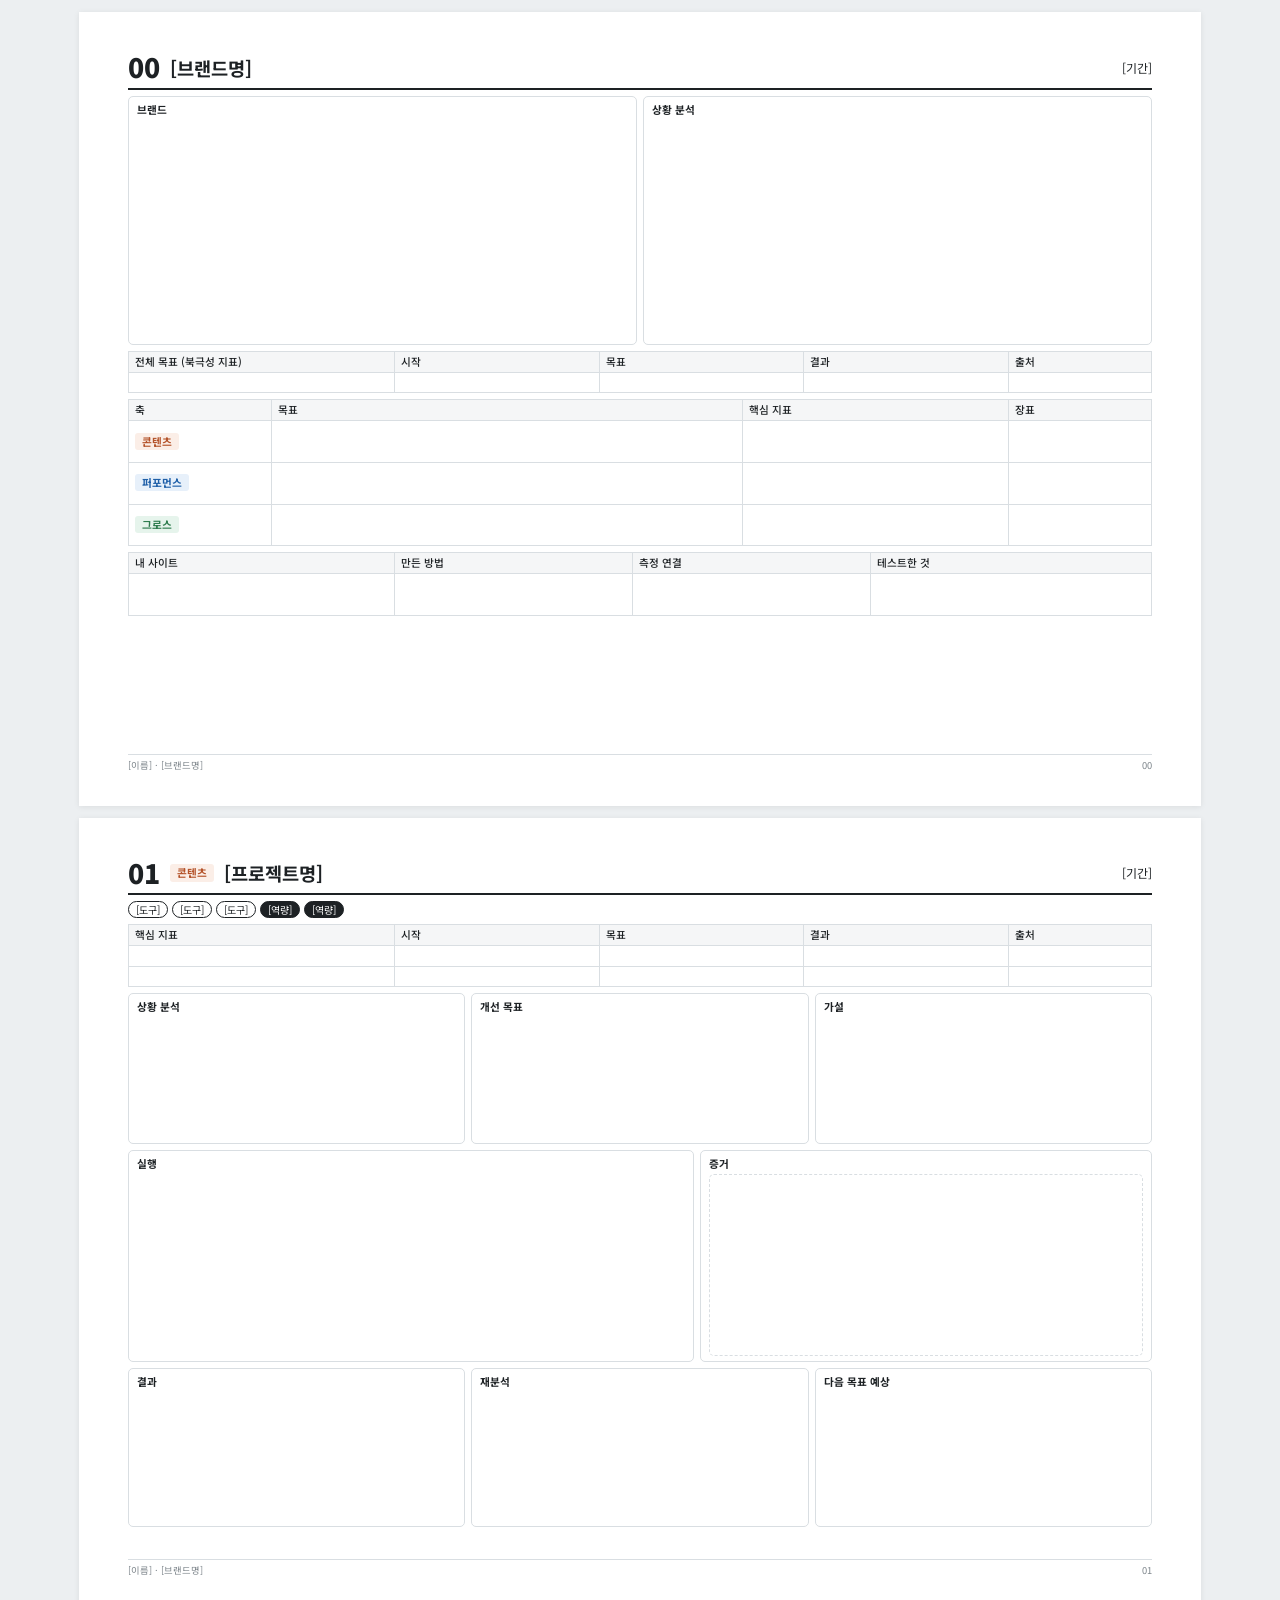
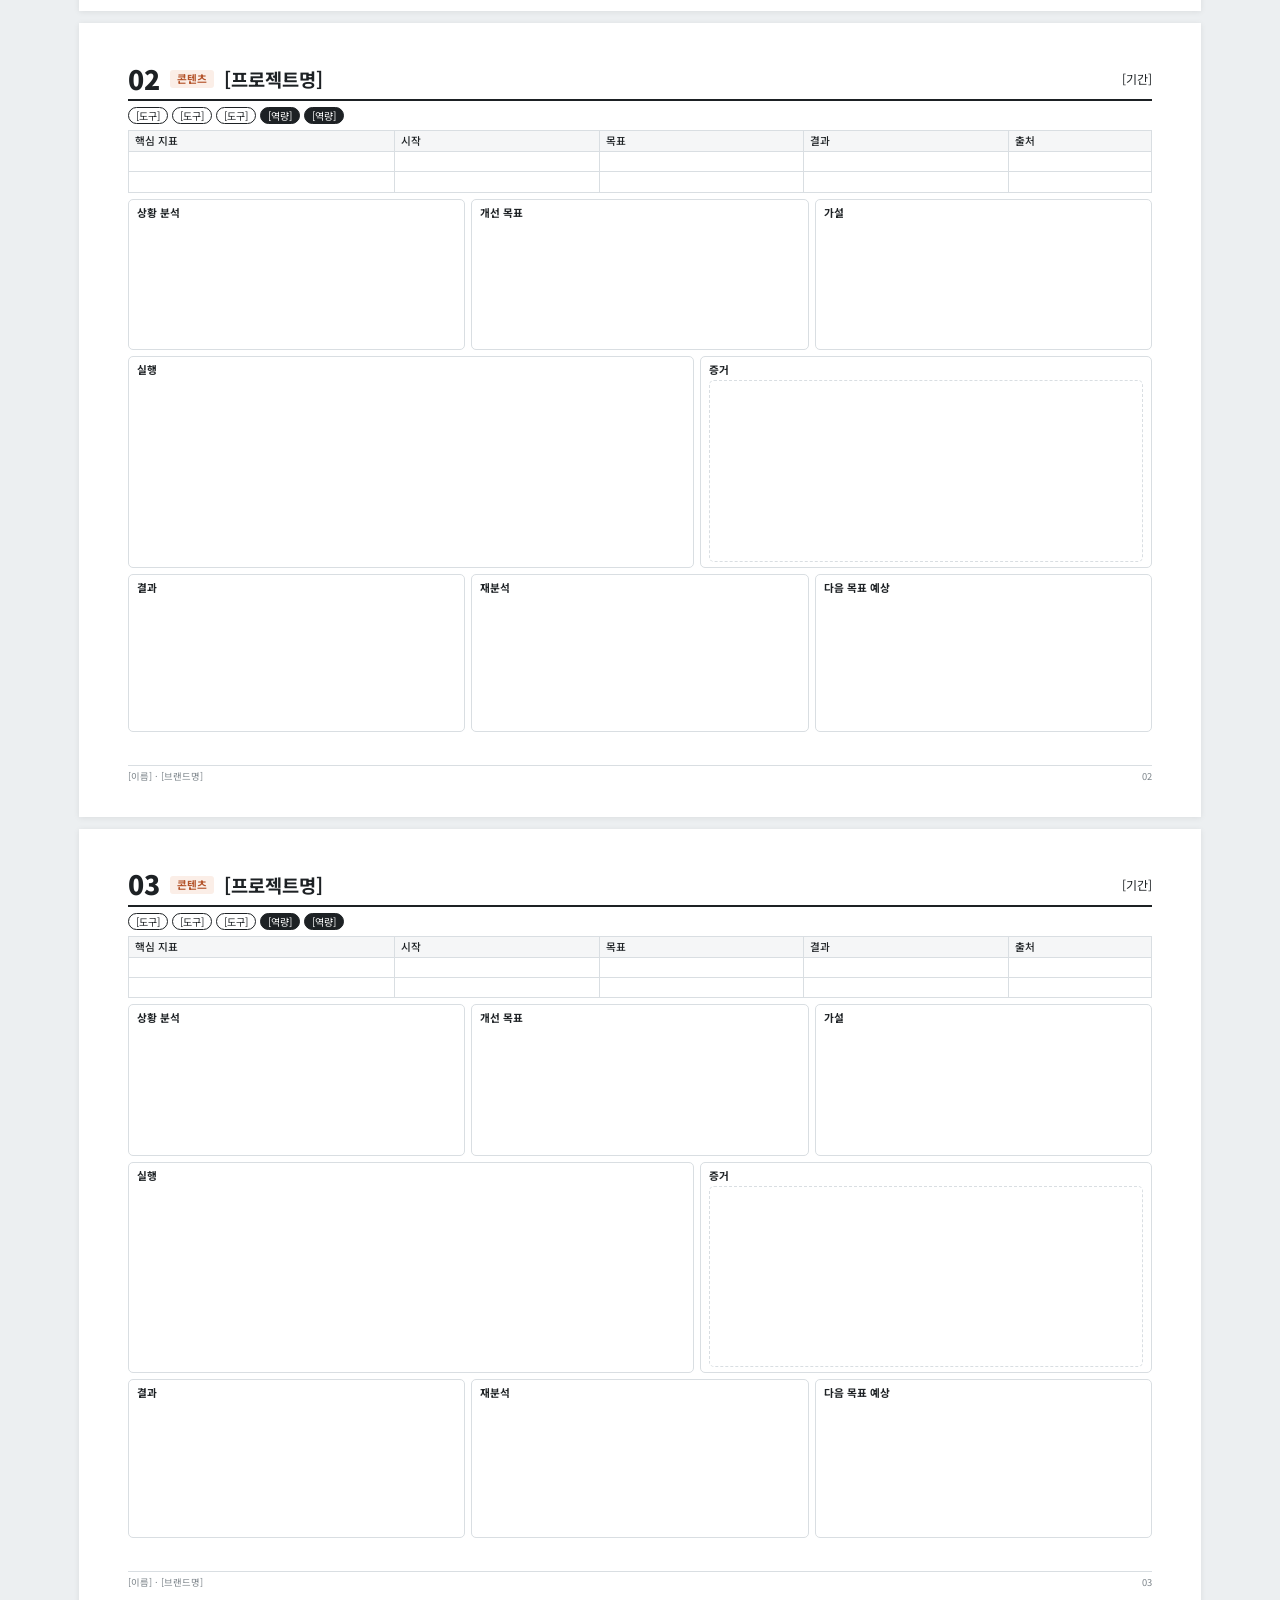
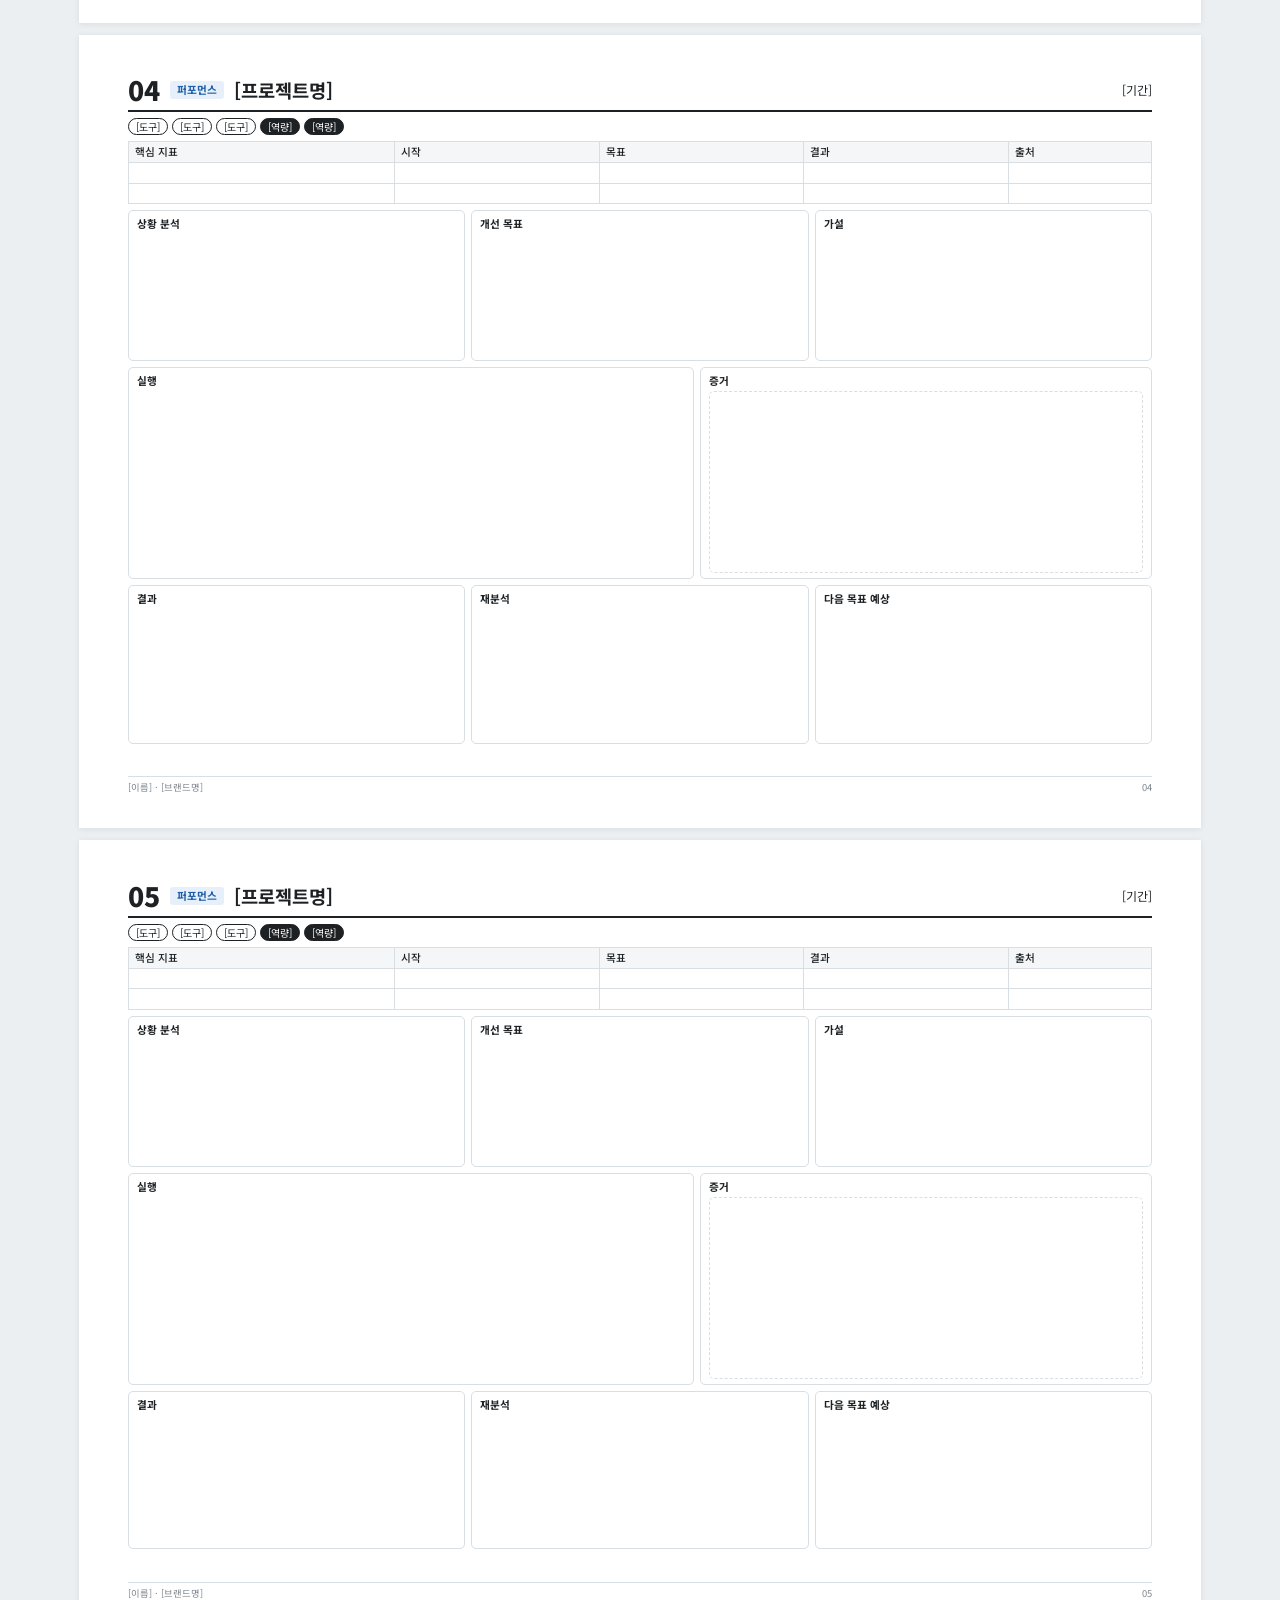
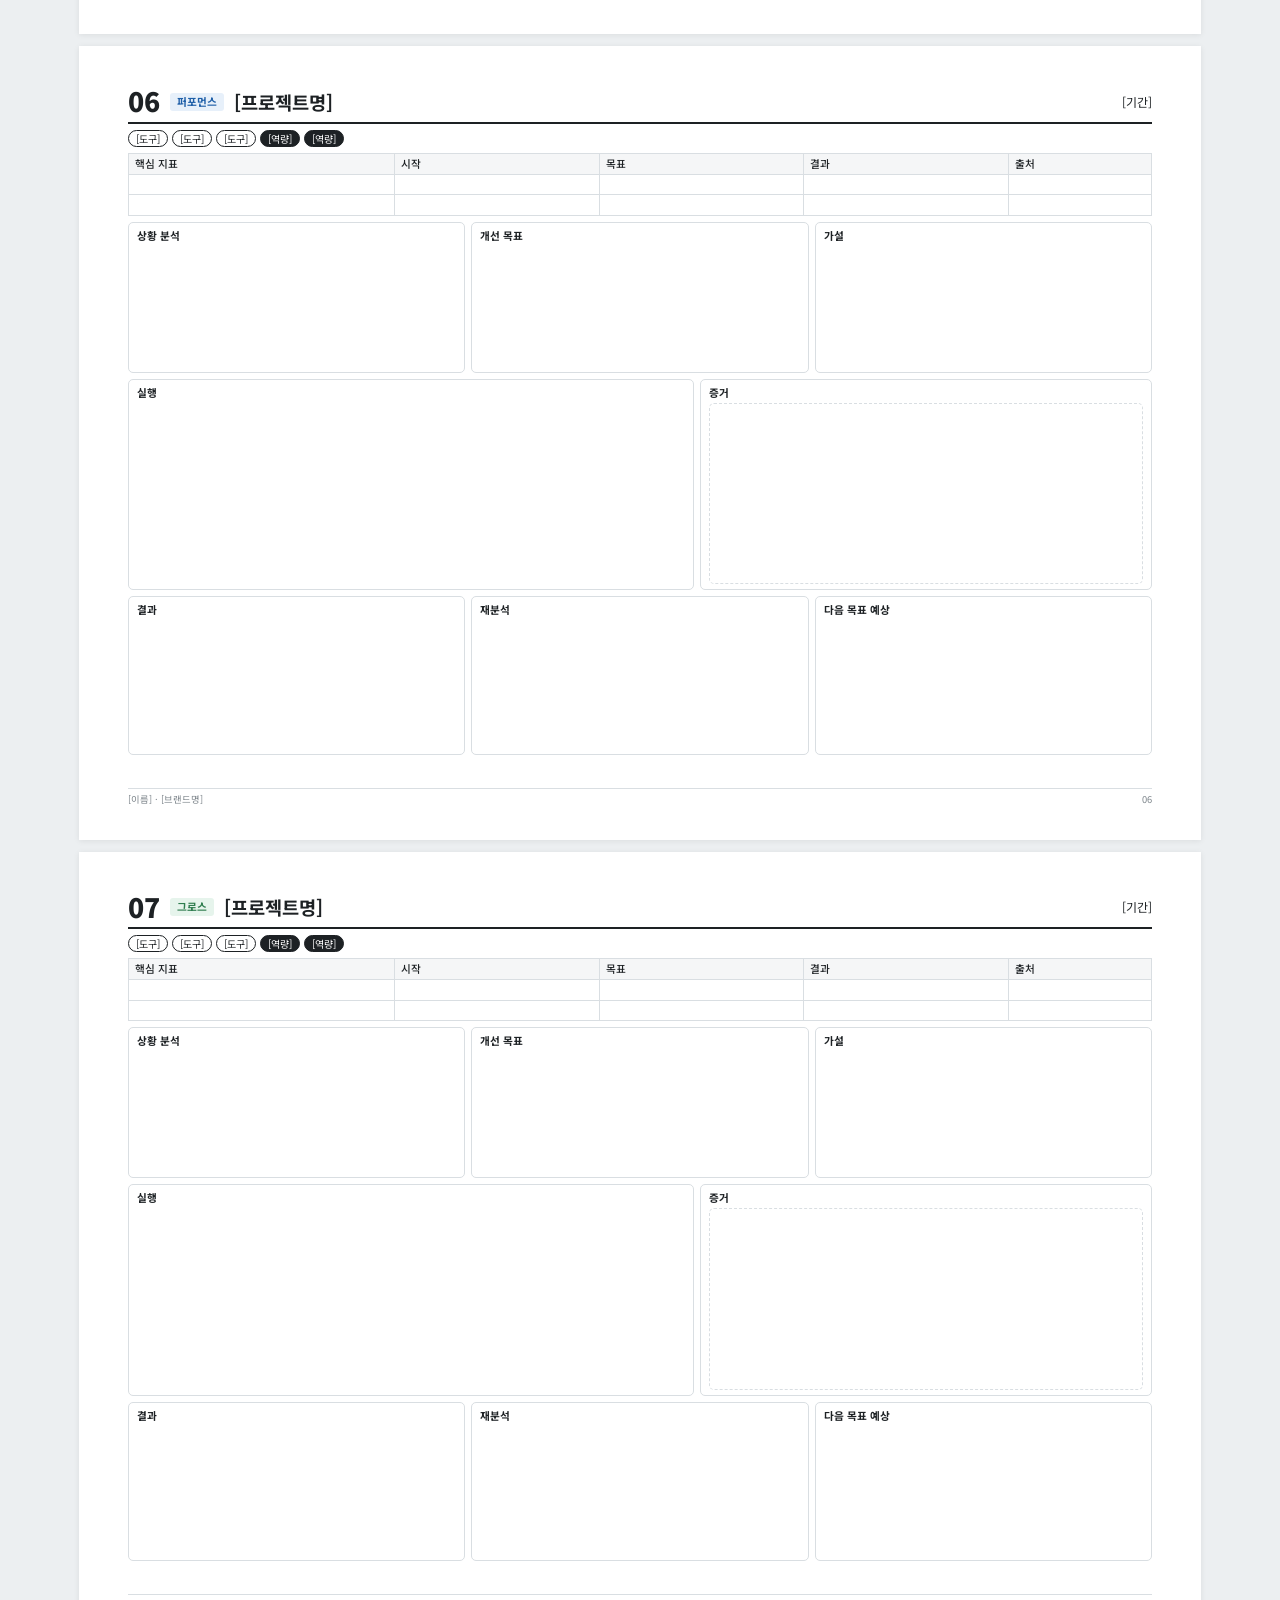
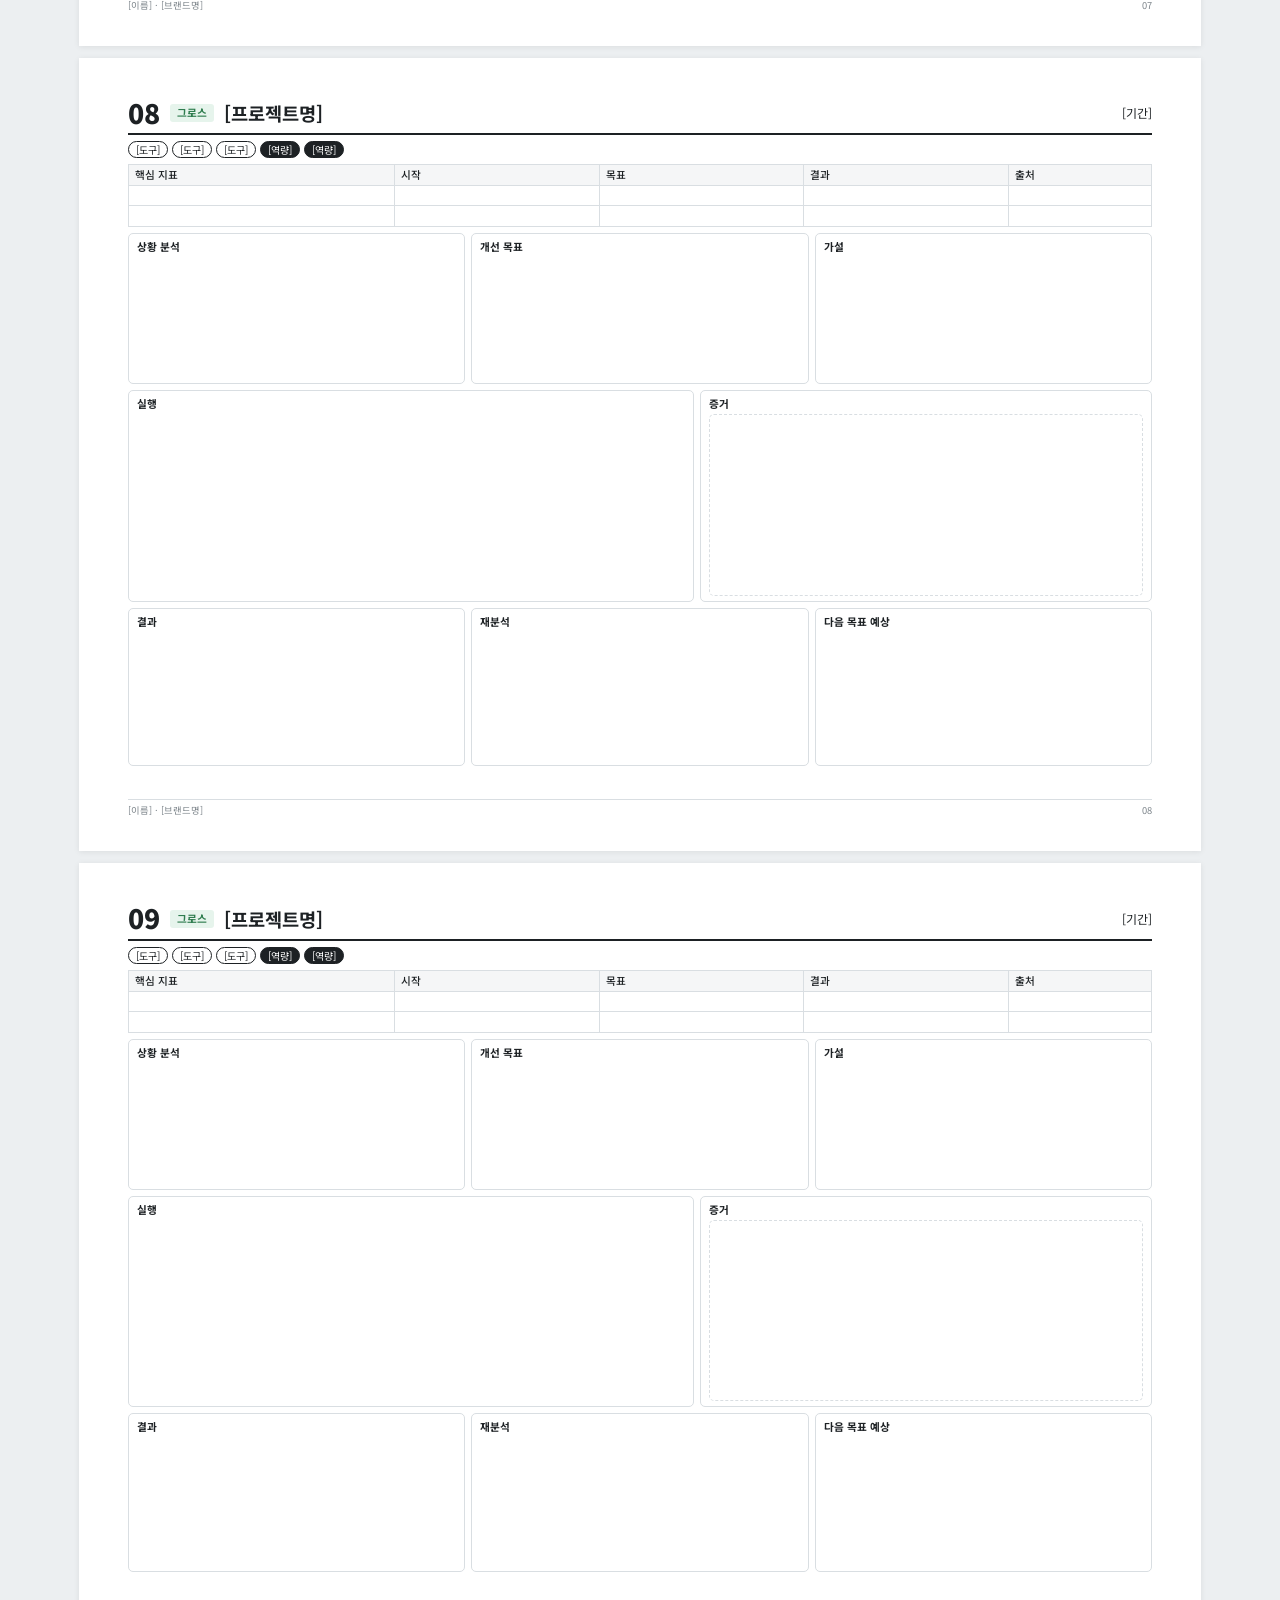
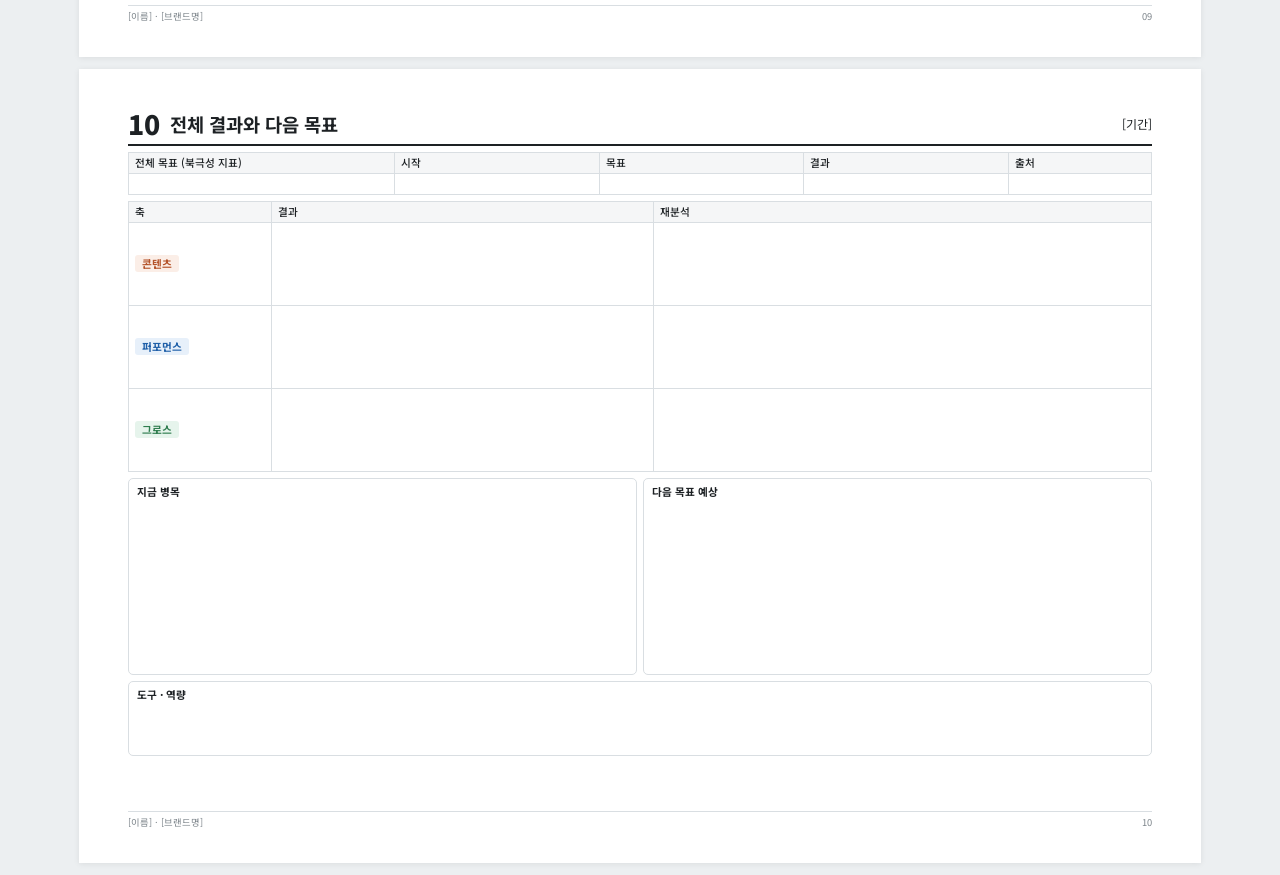
<file: portfolio_template/portfolio/index.html>
<!doctype html>
<html lang="ko"><head><meta charset="utf-8"><meta name="viewport" content="width=device-width, initial-scale=1">
<meta name="robots" content="noindex, nofollow">
<title>[이름] 포트폴리오</title>
<link href="https://fonts.googleapis.com/css2?family=Noto+Sans+KR:wght@400;500;700;900&display=swap" rel="stylesheet">
<!--
  빈 템플릿. [ ] 자리는 전부 내 내용으로 바꾼다. PDF 저장 전에 [ ]가 하나도 남으면 안 된다.
  00 브랜드·전체 목표 / 01~03 콘텐츠 / 04~06 퍼포먼스 / 07~09 그로스 / 10 전체 결과.
  장을 더 넣으려면 같은 축 section을 복사하고 번호를 다시 매긴다.
  도구 배지 <span class="b">GA4</span> · 역량 배지 <span class="b skill">측정 설계</span>
  숫자 출처 <span class="tag real">실측</span> <span class="tag assume">가정</span> <span class="tag none">미측정</span>
-->
<style>
:root{--ink:#1d2124;--muted:#7b8389;--line:#d9dee2;--paper:#fff;--bg:#eceff1;
--c:#b4532a;--c-bg:#fbeee7;--p:#1f5fa8;--p-bg:#e7f0fa;--g:#2f7d4f;--g-bg:#e6f4ec;
--real:#1f6f43;--real-bg:#e3f3e9;--assume:#8a5a00;--assume-bg:#fbf0d9;--none:#6d7377;--none-bg:#eceeed}
@media (prefers-color-scheme: dark){:root:not([data-theme="light"]){--bg:#15181a}}
:root[data-theme="dark"]{--bg:#15181a}
*{box-sizing:border-box}html,body{margin:0}
body{background:var(--bg);color:var(--ink);font-family:"Noto Sans KR",system-ui,sans-serif;font-size:9.5pt;line-height:1.5;-webkit-print-color-adjust:exact;print-color-adjust:exact}
@page{size:A4 landscape;margin:0}
.page{width:297mm;height:210mm;margin:12px auto;background:var(--paper);padding:11mm 13mm 9mm;display:flex;flex-direction:column;gap:6px;overflow:hidden;box-shadow:0 1px 6px rgba(0,0,0,.08)}
@media print{body{background:#fff}.page{margin:0;box-shadow:none;break-after:page}}
@media screen and (max-width:900px){.page{width:auto;height:auto;margin:8px 0;padding:20px 16px}.row3,.row2,.top2{grid-template-columns:1fr !important}}
.hd{display:flex;align-items:center;gap:10px;border-bottom:2px solid var(--ink);padding-bottom:6px}
.no{font-weight:900;font-size:20pt;line-height:1}
.ax{font-size:8pt;font-weight:700;border-radius:3px;padding:1px 7px;white-space:nowrap}
.ax.c{color:var(--c);background:var(--c-bg)}.ax.p{color:var(--p);background:var(--p-bg)}.ax.g{color:var(--g);background:var(--g-bg)}
.ttl{font-size:14pt;font-weight:700;flex:1}
.period{font-size:9pt;white-space:nowrap}
.badges{display:flex;flex-wrap:wrap;gap:4px;font-size:7.5pt}
.b{border:1px solid var(--ink);border-radius:10px;padding:0 7px;white-space:nowrap}
.b.skill{background:var(--ink);color:#fff}
.box{border:1px solid var(--line);border-radius:5px;padding:5px 8px;display:flex;flex-direction:column}
.box>b{font-size:8pt;margin-bottom:2px}
.box>div{flex:1}
.row3{display:grid;grid-template-columns:1fr 1fr 1fr;gap:6px}
.row2{display:grid;grid-template-columns:1.25fr 1fr;gap:6px}
.top2{display:grid;grid-template-columns:1fr 1fr;gap:6px}
.s1{height:40mm}.s2{height:56mm}.s3{height:42mm}.s4{height:66mm}.s5{height:52mm}
.tall td{height:11mm}
table{width:100%;border-collapse:collapse;font-size:8pt}
th,td{border:1px solid var(--line);padding:2px 6px;text-align:left;height:5.4mm}
th{background:#f5f6f7;font-weight:500}
.shot{border:1px dashed var(--line);border-radius:5px;flex:1;overflow:hidden}
.shot img{width:100%;height:100%;object-fit:contain}
.tag{font-size:7pt;font-weight:700;border-radius:3px;padding:0 4px}
.tag.real{color:var(--real);background:var(--real-bg)}.tag.assume{color:var(--assume);background:var(--assume-bg)}.tag.none{color:var(--none);background:var(--none-bg)}
.ft{margin-top:auto;display:flex;justify-content:space-between;font-size:7pt;color:var(--muted);border-top:1px solid var(--line);padding-top:3px}
</style></head><body>
<section class="page">
<div class="hd"><span class="no">00</span><span class="ttl">[브랜드명]</span><span class="period">[기간]</span></div>
<div class="top2">
 <div class="box s4"><b>브랜드</b><div></div></div>
 <div class="box s4"><b>상황 분석</b><div></div></div>
</div>
<table><tr><th style="width:26%">전체 목표 (북극성 지표)</th><th>시작</th><th>목표</th><th>결과</th><th style="width:14%">출처</th></tr><tr><td></td><td></td><td></td><td></td><td></td></tr></table>
<table class="tall"><tr><th style="width:14%">축</th><th>목표</th><th style="width:26%">핵심 지표</th><th style="width:14%">장표</th></tr>
<tr><td><span class="ax c">콘텐츠</span></td><td></td><td></td><td></td></tr>
<tr><td><span class="ax p">퍼포먼스</span></td><td></td><td></td><td></td></tr>
<tr><td><span class="ax g">그로스</span></td><td></td><td></td><td></td></tr></table>
<table class="tall"><tr><th style="width:26%">내 사이트</th><th>만든 방법</th><th>측정 연결</th><th>테스트한 것</th></tr><tr><td></td><td></td><td></td><td></td></tr></table>
<div class="ft"><span>[이름] · [브랜드명]</span><span>00</span></div></section><section class="page">
<div class="hd"><span class="no">01</span><span class="ax c">콘텐츠</span><span class="ttl">[프로젝트명]</span><span class="period">[기간]</span></div>
<div class="badges"><span class="b">[도구]</span><span class="b">[도구]</span><span class="b">[도구]</span><span class="b skill">[역량]</span><span class="b skill">[역량]</span></div>
<table><tr><th style="width:26%">핵심 지표</th><th>시작</th><th>목표</th><th>결과</th><th style="width:14%">출처</th></tr><tr><td></td><td></td><td></td><td></td><td></td></tr><tr><td></td><td></td><td></td><td></td><td></td></tr></table>
<div class="row3">
 <div class="box s1"><b>상황 분석</b><div></div></div>
 <div class="box s1"><b>개선 목표</b><div></div></div>
 <div class="box s1"><b>가설</b><div></div></div>
</div>
<div class="row2">
 <div class="box s2"><b>실행</b><div></div></div>
 <div class="box s2"><b>증거</b><div class="shot"></div></div>
</div>
<div class="row3">
 <div class="box s3"><b>결과</b><div></div></div>
 <div class="box s3"><b>재분석</b><div></div></div>
 <div class="box s3"><b>다음 목표 예상</b><div></div></div>
</div>
<div class="ft"><span>[이름] · [브랜드명]</span><span>01</span></div></section><section class="page">
<div class="hd"><span class="no">02</span><span class="ax c">콘텐츠</span><span class="ttl">[프로젝트명]</span><span class="period">[기간]</span></div>
<div class="badges"><span class="b">[도구]</span><span class="b">[도구]</span><span class="b">[도구]</span><span class="b skill">[역량]</span><span class="b skill">[역량]</span></div>
<table><tr><th style="width:26%">핵심 지표</th><th>시작</th><th>목표</th><th>결과</th><th style="width:14%">출처</th></tr><tr><td></td><td></td><td></td><td></td><td></td></tr><tr><td></td><td></td><td></td><td></td><td></td></tr></table>
<div class="row3">
 <div class="box s1"><b>상황 분석</b><div></div></div>
 <div class="box s1"><b>개선 목표</b><div></div></div>
 <div class="box s1"><b>가설</b><div></div></div>
</div>
<div class="row2">
 <div class="box s2"><b>실행</b><div></div></div>
 <div class="box s2"><b>증거</b><div class="shot"></div></div>
</div>
<div class="row3">
 <div class="box s3"><b>결과</b><div></div></div>
 <div class="box s3"><b>재분석</b><div></div></div>
 <div class="box s3"><b>다음 목표 예상</b><div></div></div>
</div>
<div class="ft"><span>[이름] · [브랜드명]</span><span>02</span></div></section><section class="page">
<div class="hd"><span class="no">03</span><span class="ax c">콘텐츠</span><span class="ttl">[프로젝트명]</span><span class="period">[기간]</span></div>
<div class="badges"><span class="b">[도구]</span><span class="b">[도구]</span><span class="b">[도구]</span><span class="b skill">[역량]</span><span class="b skill">[역량]</span></div>
<table><tr><th style="width:26%">핵심 지표</th><th>시작</th><th>목표</th><th>결과</th><th style="width:14%">출처</th></tr><tr><td></td><td></td><td></td><td></td><td></td></tr><tr><td></td><td></td><td></td><td></td><td></td></tr></table>
<div class="row3">
 <div class="box s1"><b>상황 분석</b><div></div></div>
 <div class="box s1"><b>개선 목표</b><div></div></div>
 <div class="box s1"><b>가설</b><div></div></div>
</div>
<div class="row2">
 <div class="box s2"><b>실행</b><div></div></div>
 <div class="box s2"><b>증거</b><div class="shot"></div></div>
</div>
<div class="row3">
 <div class="box s3"><b>결과</b><div></div></div>
 <div class="box s3"><b>재분석</b><div></div></div>
 <div class="box s3"><b>다음 목표 예상</b><div></div></div>
</div>
<div class="ft"><span>[이름] · [브랜드명]</span><span>03</span></div></section><section class="page">
<div class="hd"><span class="no">04</span><span class="ax p">퍼포먼스</span><span class="ttl">[프로젝트명]</span><span class="period">[기간]</span></div>
<div class="badges"><span class="b">[도구]</span><span class="b">[도구]</span><span class="b">[도구]</span><span class="b skill">[역량]</span><span class="b skill">[역량]</span></div>
<table><tr><th style="width:26%">핵심 지표</th><th>시작</th><th>목표</th><th>결과</th><th style="width:14%">출처</th></tr><tr><td></td><td></td><td></td><td></td><td></td></tr><tr><td></td><td></td><td></td><td></td><td></td></tr></table>
<div class="row3">
 <div class="box s1"><b>상황 분석</b><div></div></div>
 <div class="box s1"><b>개선 목표</b><div></div></div>
 <div class="box s1"><b>가설</b><div></div></div>
</div>
<div class="row2">
 <div class="box s2"><b>실행</b><div></div></div>
 <div class="box s2"><b>증거</b><div class="shot"></div></div>
</div>
<div class="row3">
 <div class="box s3"><b>결과</b><div></div></div>
 <div class="box s3"><b>재분석</b><div></div></div>
 <div class="box s3"><b>다음 목표 예상</b><div></div></div>
</div>
<div class="ft"><span>[이름] · [브랜드명]</span><span>04</span></div></section><section class="page">
<div class="hd"><span class="no">05</span><span class="ax p">퍼포먼스</span><span class="ttl">[프로젝트명]</span><span class="period">[기간]</span></div>
<div class="badges"><span class="b">[도구]</span><span class="b">[도구]</span><span class="b">[도구]</span><span class="b skill">[역량]</span><span class="b skill">[역량]</span></div>
<table><tr><th style="width:26%">핵심 지표</th><th>시작</th><th>목표</th><th>결과</th><th style="width:14%">출처</th></tr><tr><td></td><td></td><td></td><td></td><td></td></tr><tr><td></td><td></td><td></td><td></td><td></td></tr></table>
<div class="row3">
 <div class="box s1"><b>상황 분석</b><div></div></div>
 <div class="box s1"><b>개선 목표</b><div></div></div>
 <div class="box s1"><b>가설</b><div></div></div>
</div>
<div class="row2">
 <div class="box s2"><b>실행</b><div></div></div>
 <div class="box s2"><b>증거</b><div class="shot"></div></div>
</div>
<div class="row3">
 <div class="box s3"><b>결과</b><div></div></div>
 <div class="box s3"><b>재분석</b><div></div></div>
 <div class="box s3"><b>다음 목표 예상</b><div></div></div>
</div>
<div class="ft"><span>[이름] · [브랜드명]</span><span>05</span></div></section><section class="page">
<div class="hd"><span class="no">06</span><span class="ax p">퍼포먼스</span><span class="ttl">[프로젝트명]</span><span class="period">[기간]</span></div>
<div class="badges"><span class="b">[도구]</span><span class="b">[도구]</span><span class="b">[도구]</span><span class="b skill">[역량]</span><span class="b skill">[역량]</span></div>
<table><tr><th style="width:26%">핵심 지표</th><th>시작</th><th>목표</th><th>결과</th><th style="width:14%">출처</th></tr><tr><td></td><td></td><td></td><td></td><td></td></tr><tr><td></td><td></td><td></td><td></td><td></td></tr></table>
<div class="row3">
 <div class="box s1"><b>상황 분석</b><div></div></div>
 <div class="box s1"><b>개선 목표</b><div></div></div>
 <div class="box s1"><b>가설</b><div></div></div>
</div>
<div class="row2">
 <div class="box s2"><b>실행</b><div></div></div>
 <div class="box s2"><b>증거</b><div class="shot"></div></div>
</div>
<div class="row3">
 <div class="box s3"><b>결과</b><div></div></div>
 <div class="box s3"><b>재분석</b><div></div></div>
 <div class="box s3"><b>다음 목표 예상</b><div></div></div>
</div>
<div class="ft"><span>[이름] · [브랜드명]</span><span>06</span></div></section><section class="page">
<div class="hd"><span class="no">07</span><span class="ax g">그로스</span><span class="ttl">[프로젝트명]</span><span class="period">[기간]</span></div>
<div class="badges"><span class="b">[도구]</span><span class="b">[도구]</span><span class="b">[도구]</span><span class="b skill">[역량]</span><span class="b skill">[역량]</span></div>
<table><tr><th style="width:26%">핵심 지표</th><th>시작</th><th>목표</th><th>결과</th><th style="width:14%">출처</th></tr><tr><td></td><td></td><td></td><td></td><td></td></tr><tr><td></td><td></td><td></td><td></td><td></td></tr></table>
<div class="row3">
 <div class="box s1"><b>상황 분석</b><div></div></div>
 <div class="box s1"><b>개선 목표</b><div></div></div>
 <div class="box s1"><b>가설</b><div></div></div>
</div>
<div class="row2">
 <div class="box s2"><b>실행</b><div></div></div>
 <div class="box s2"><b>증거</b><div class="shot"></div></div>
</div>
<div class="row3">
 <div class="box s3"><b>결과</b><div></div></div>
 <div class="box s3"><b>재분석</b><div></div></div>
 <div class="box s3"><b>다음 목표 예상</b><div></div></div>
</div>
<div class="ft"><span>[이름] · [브랜드명]</span><span>07</span></div></section><section class="page">
<div class="hd"><span class="no">08</span><span class="ax g">그로스</span><span class="ttl">[프로젝트명]</span><span class="period">[기간]</span></div>
<div class="badges"><span class="b">[도구]</span><span class="b">[도구]</span><span class="b">[도구]</span><span class="b skill">[역량]</span><span class="b skill">[역량]</span></div>
<table><tr><th style="width:26%">핵심 지표</th><th>시작</th><th>목표</th><th>결과</th><th style="width:14%">출처</th></tr><tr><td></td><td></td><td></td><td></td><td></td></tr><tr><td></td><td></td><td></td><td></td><td></td></tr></table>
<div class="row3">
 <div class="box s1"><b>상황 분석</b><div></div></div>
 <div class="box s1"><b>개선 목표</b><div></div></div>
 <div class="box s1"><b>가설</b><div></div></div>
</div>
<div class="row2">
 <div class="box s2"><b>실행</b><div></div></div>
 <div class="box s2"><b>증거</b><div class="shot"></div></div>
</div>
<div class="row3">
 <div class="box s3"><b>결과</b><div></div></div>
 <div class="box s3"><b>재분석</b><div></div></div>
 <div class="box s3"><b>다음 목표 예상</b><div></div></div>
</div>
<div class="ft"><span>[이름] · [브랜드명]</span><span>08</span></div></section><section class="page">
<div class="hd"><span class="no">09</span><span class="ax g">그로스</span><span class="ttl">[프로젝트명]</span><span class="period">[기간]</span></div>
<div class="badges"><span class="b">[도구]</span><span class="b">[도구]</span><span class="b">[도구]</span><span class="b skill">[역량]</span><span class="b skill">[역량]</span></div>
<table><tr><th style="width:26%">핵심 지표</th><th>시작</th><th>목표</th><th>결과</th><th style="width:14%">출처</th></tr><tr><td></td><td></td><td></td><td></td><td></td></tr><tr><td></td><td></td><td></td><td></td><td></td></tr></table>
<div class="row3">
 <div class="box s1"><b>상황 분석</b><div></div></div>
 <div class="box s1"><b>개선 목표</b><div></div></div>
 <div class="box s1"><b>가설</b><div></div></div>
</div>
<div class="row2">
 <div class="box s2"><b>실행</b><div></div></div>
 <div class="box s2"><b>증거</b><div class="shot"></div></div>
</div>
<div class="row3">
 <div class="box s3"><b>결과</b><div></div></div>
 <div class="box s3"><b>재분석</b><div></div></div>
 <div class="box s3"><b>다음 목표 예상</b><div></div></div>
</div>
<div class="ft"><span>[이름] · [브랜드명]</span><span>09</span></div></section><section class="page">
<div class="hd"><span class="no">10</span><span class="ttl">전체 결과와 다음 목표</span><span class="period">[기간]</span></div>
<table><tr><th style="width:26%">전체 목표 (북극성 지표)</th><th>시작</th><th>목표</th><th>결과</th><th style="width:14%">출처</th></tr><tr><td></td><td></td><td></td><td></td><td></td></tr></table>
<table><tr><th style="width:14%">축</th><th>결과</th><th>재분석</th></tr>
<tr style="height:22mm"><td><span class="ax c">콘텐츠</span></td><td></td><td></td></tr>
<tr style="height:22mm"><td><span class="ax p">퍼포먼스</span></td><td></td><td></td></tr>
<tr style="height:22mm"><td><span class="ax g">그로스</span></td><td></td><td></td></tr></table>
<div class="top2">
 <div class="box s5"><b>지금 병목</b><div></div></div>
 <div class="box s5"><b>다음 목표 예상</b><div></div></div>
</div>
<div class="box"><b>도구 · 역량</b><div class="badges" style="min-height:12mm"></div></div>
<div class="ft"><span>[이름] · [브랜드명]</span><span>10</span></div></section>
</body></html>
</file>
